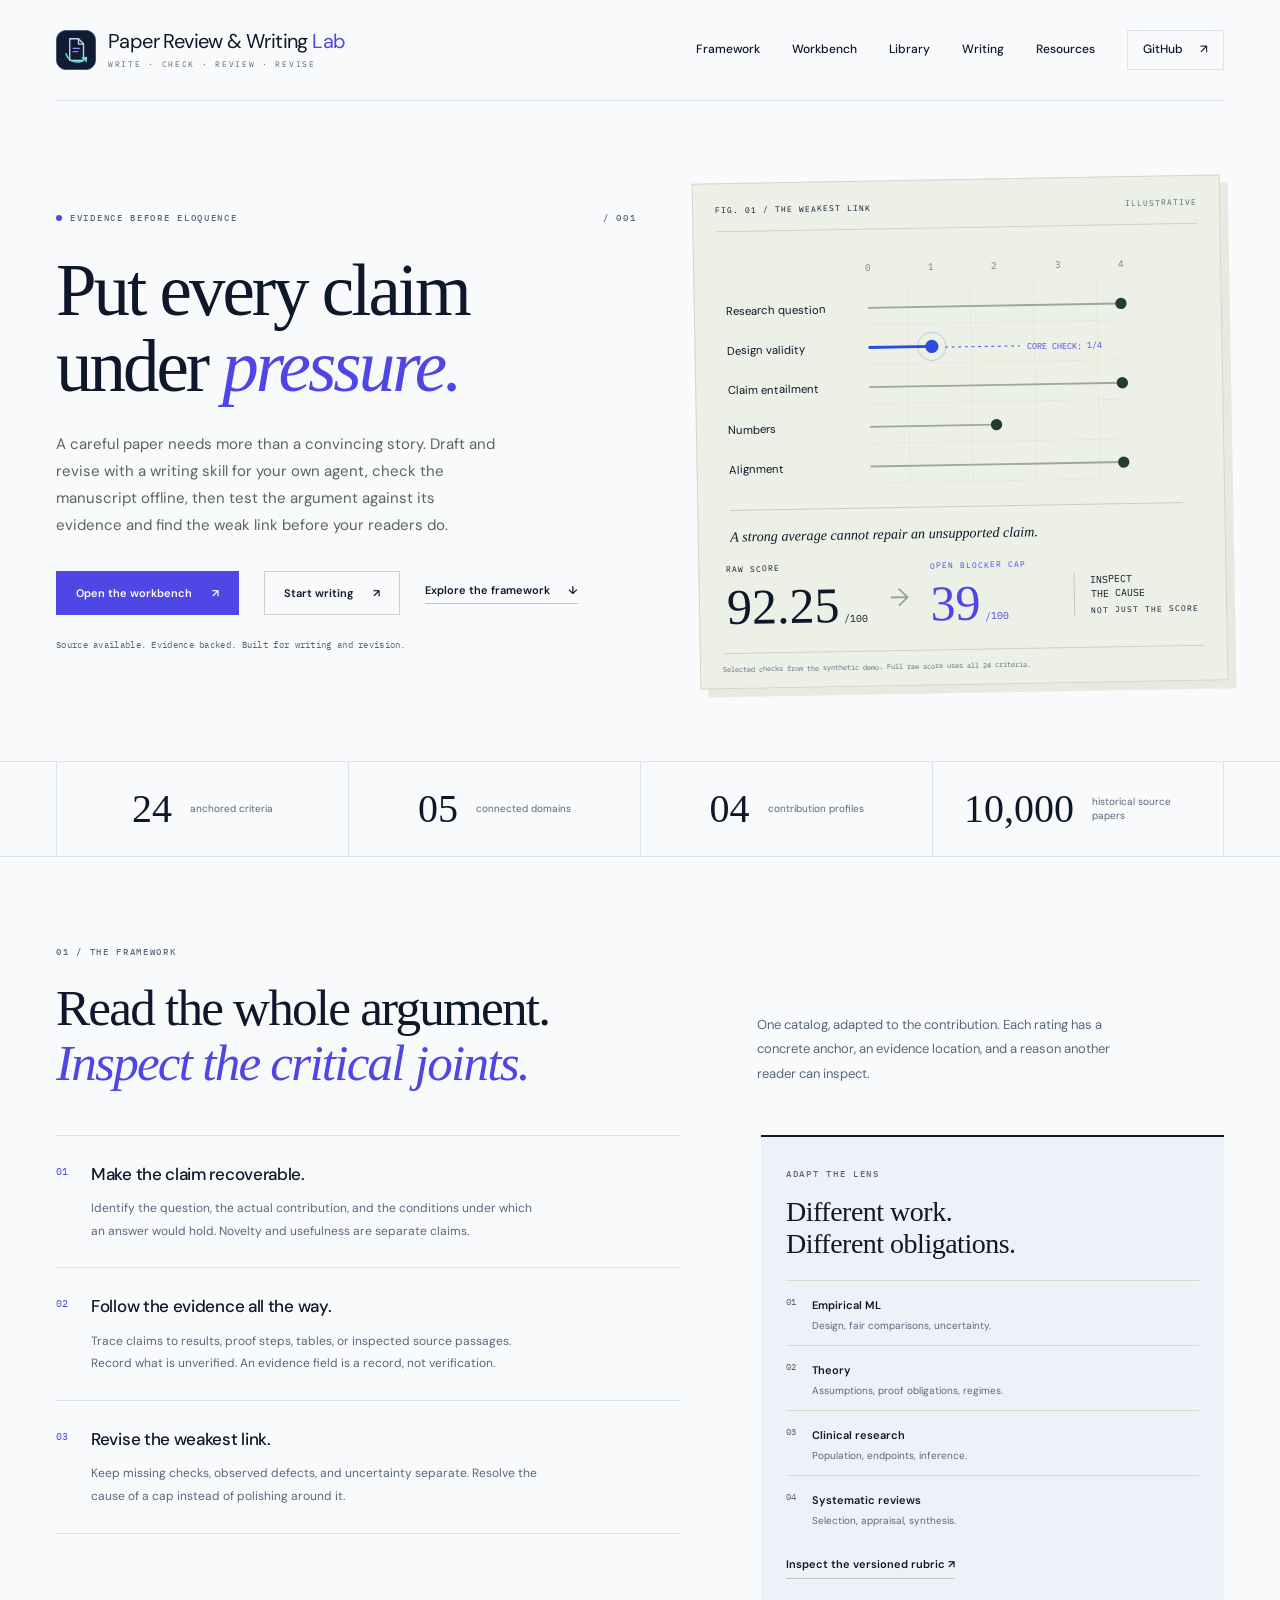
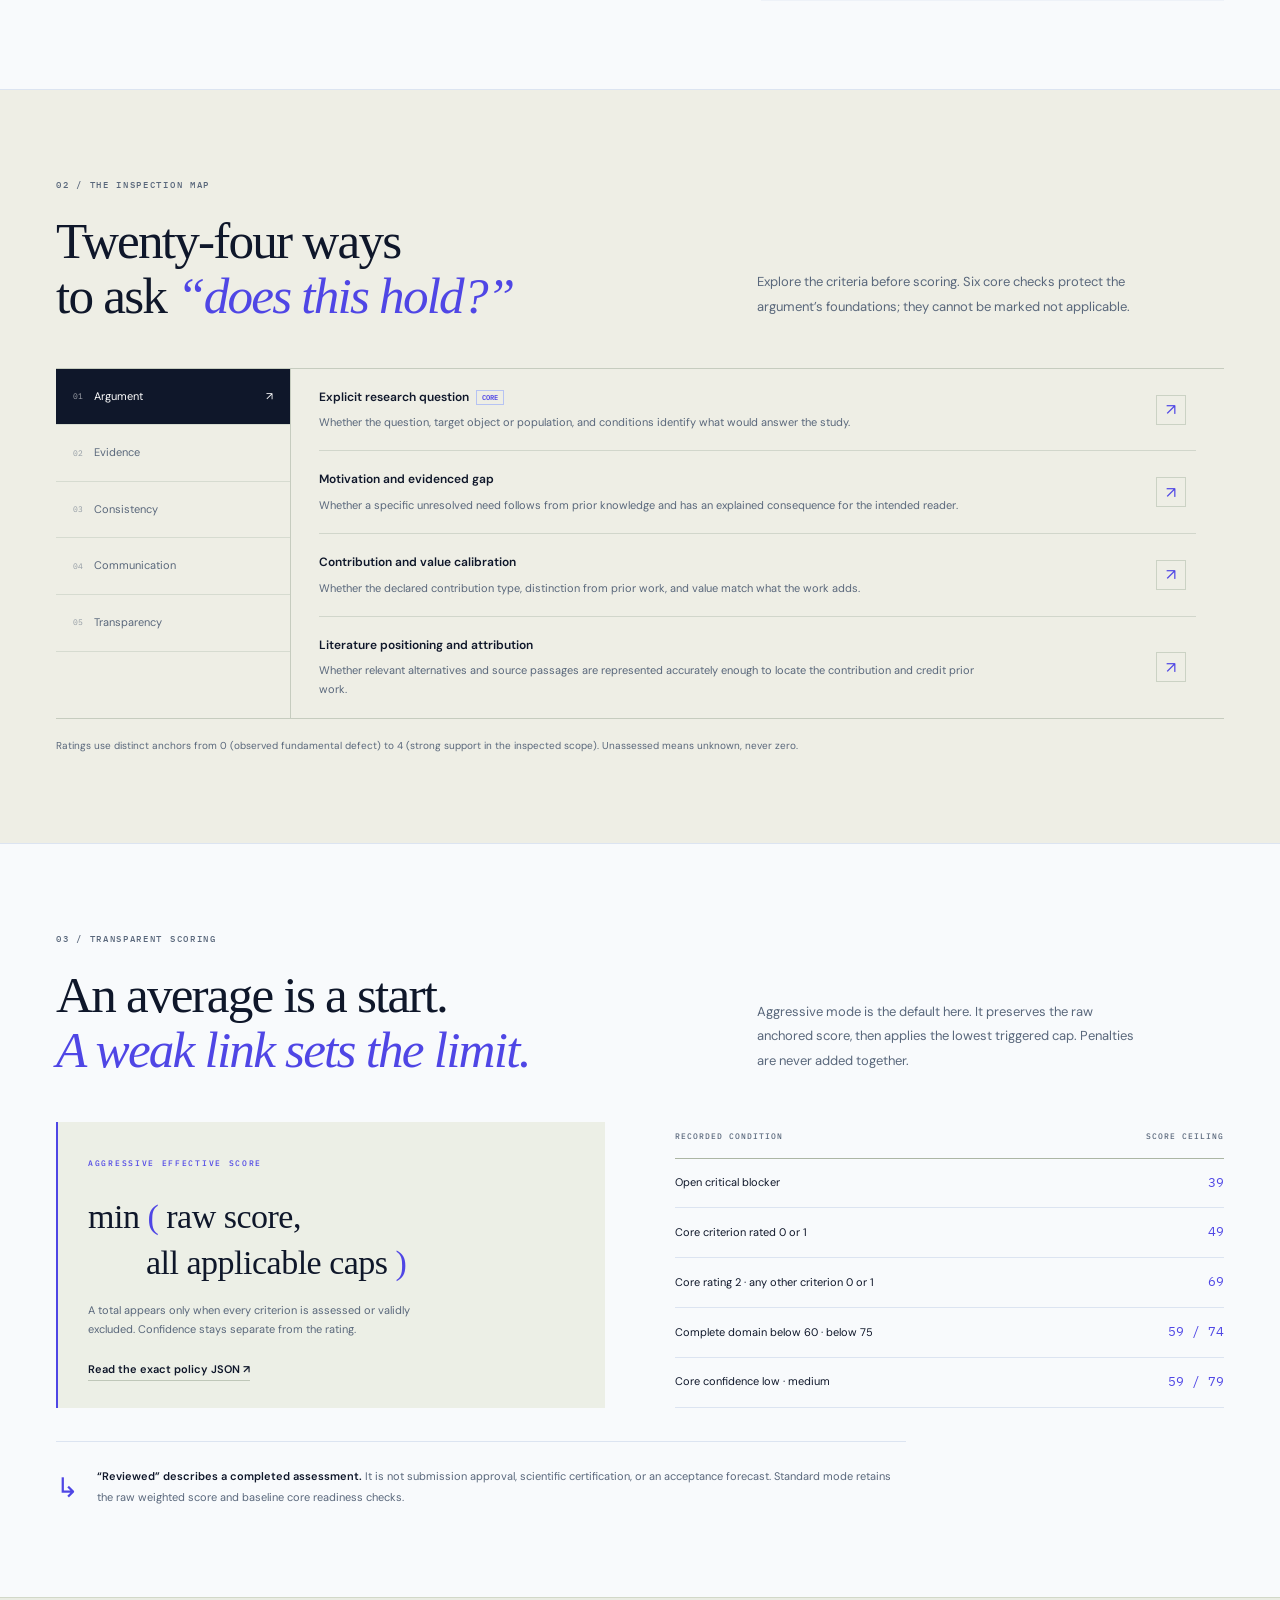
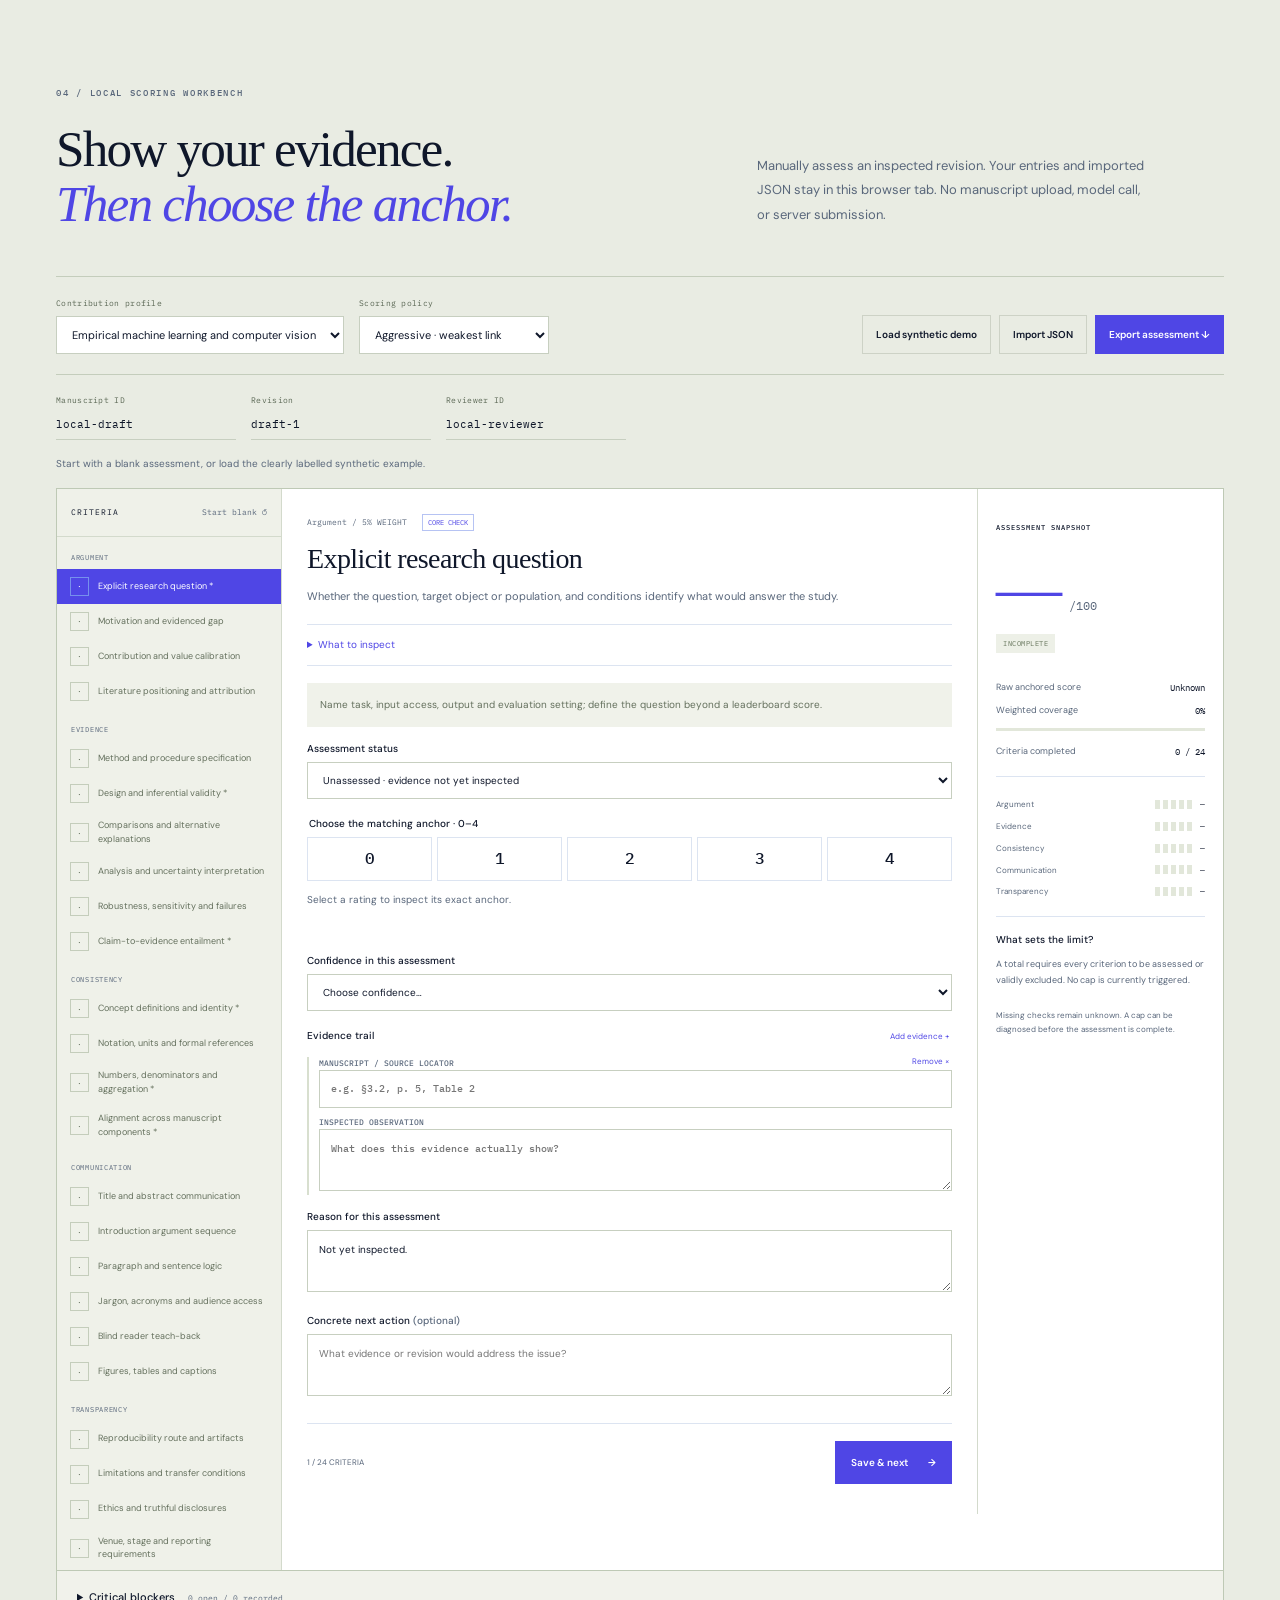
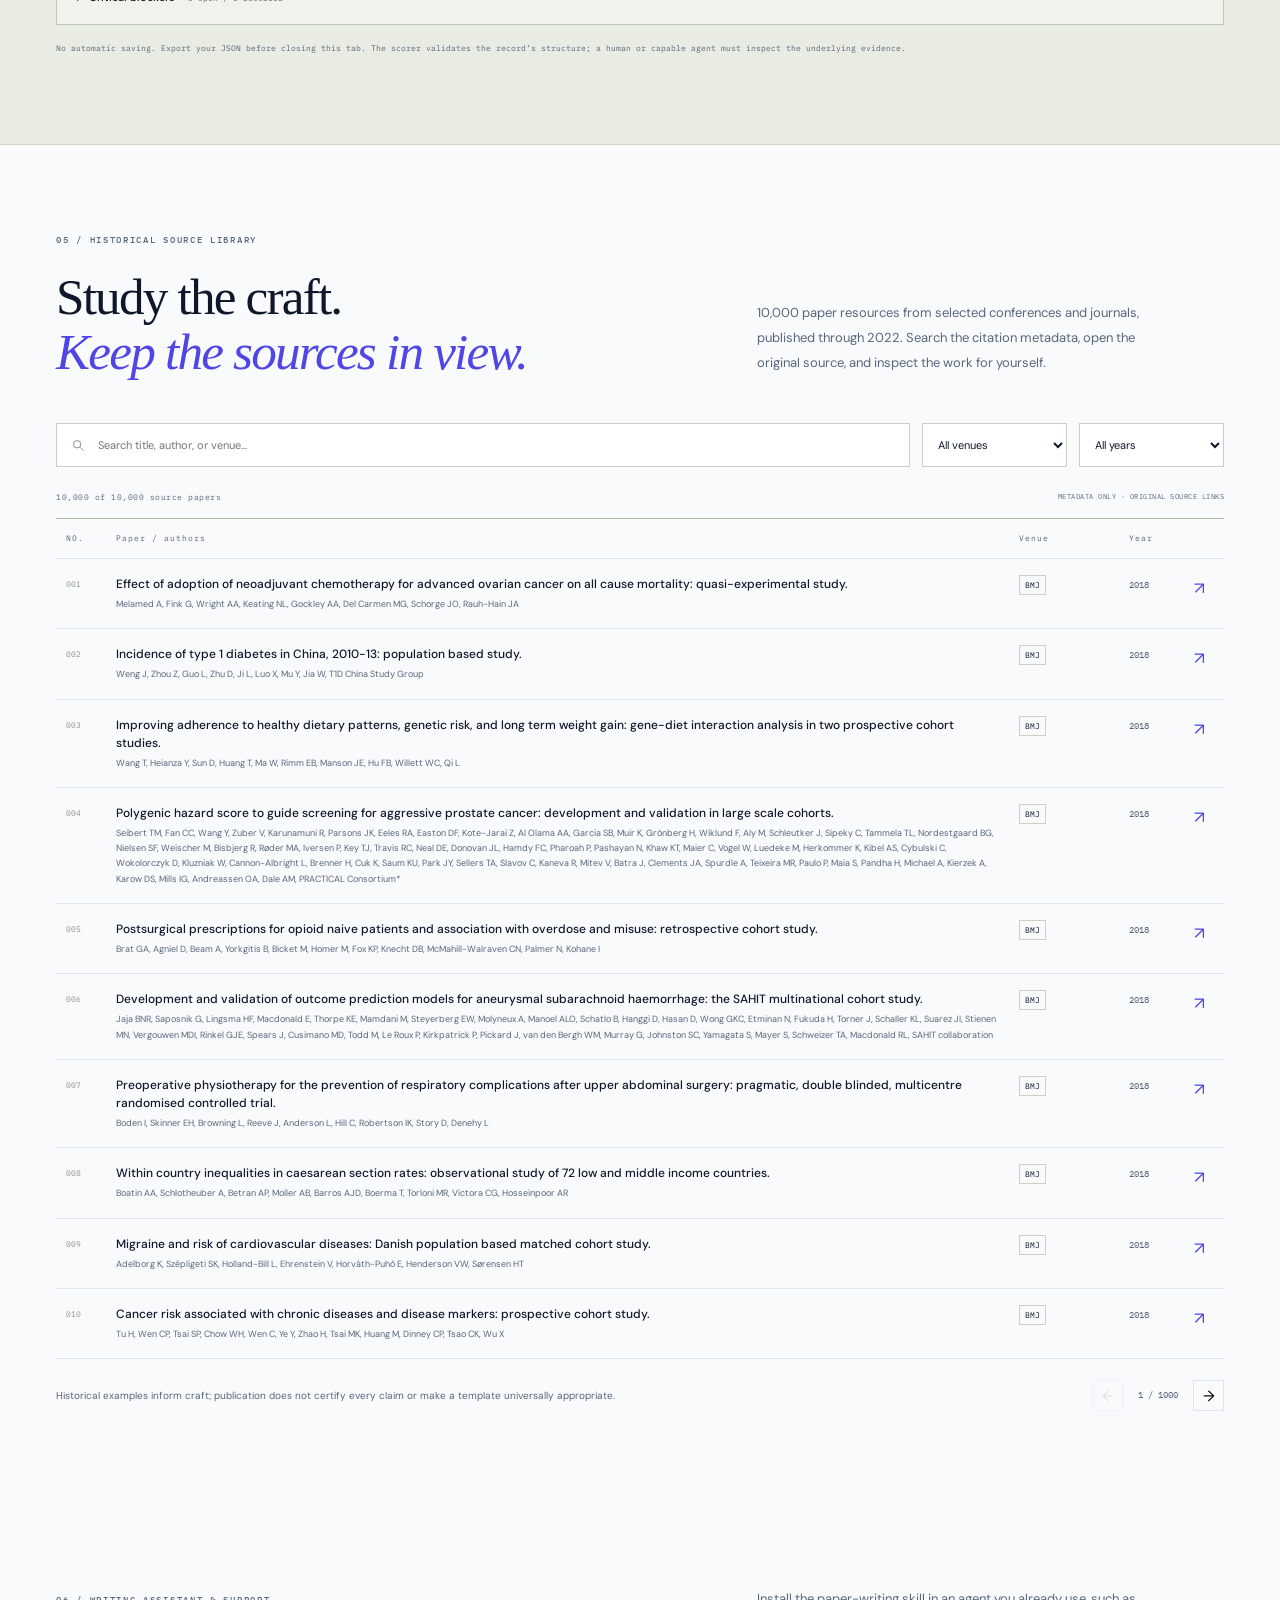
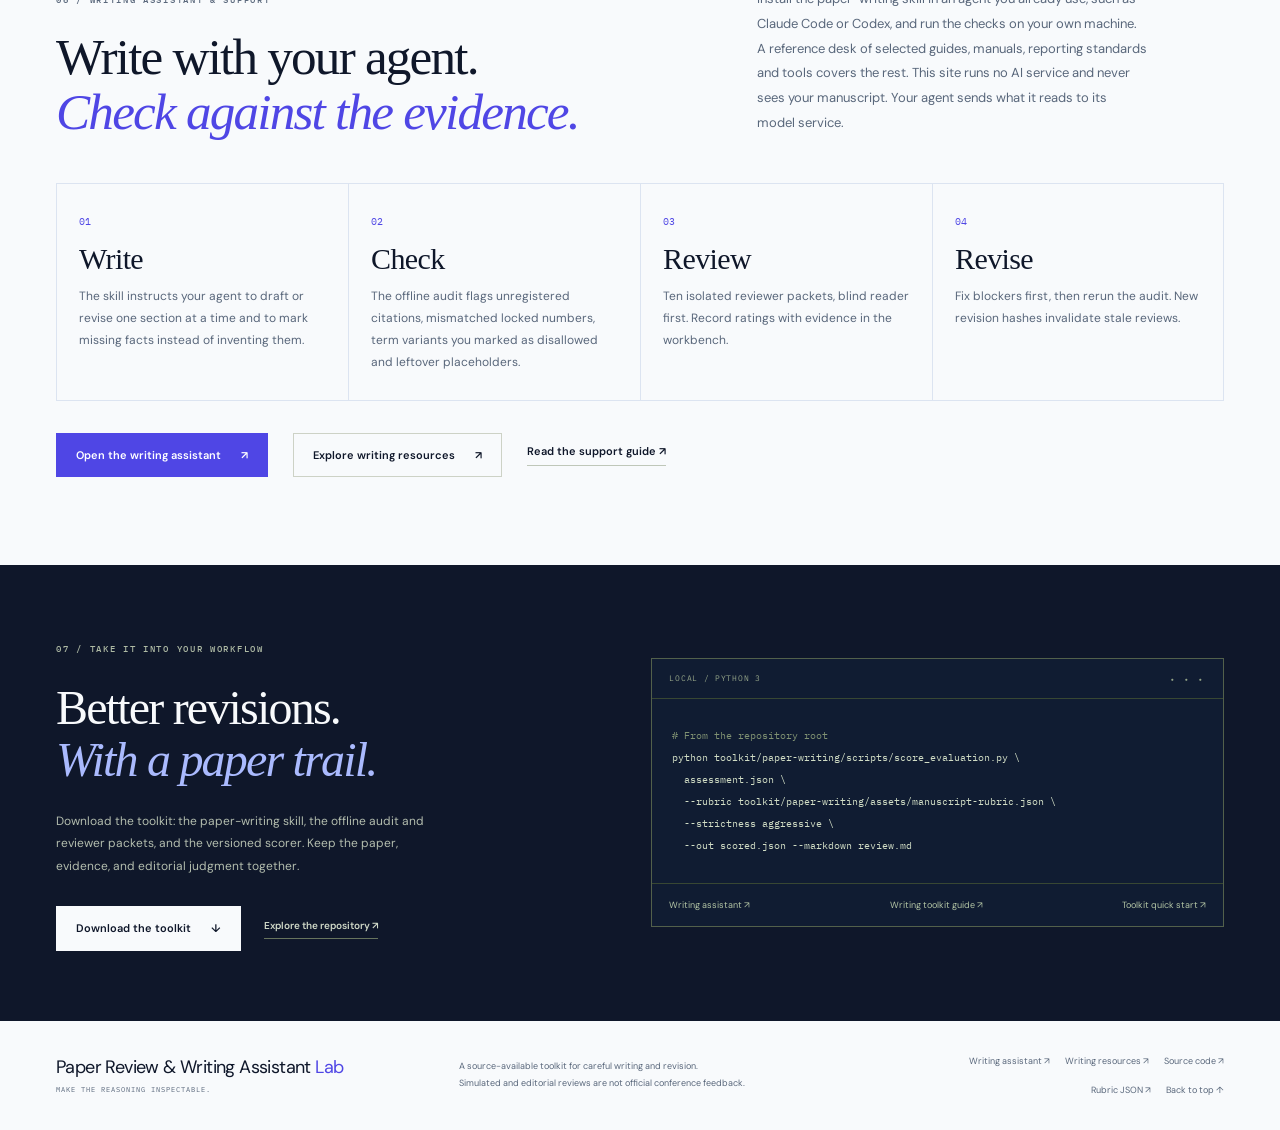
<file: docs/index.html>
<!doctype html>
<html lang="en">
<head>
  <meta charset="utf-8">
  <meta name="viewport" content="width=device-width, initial-scale=1">
  <meta name="theme-color" content="#f8fafc">
  <meta name="description" content="Write, check, review and revise manuscripts with evidence first: a paper-writing skill for your own agent, offline checks, 24 anchored review criteria and 10,000 historical paper records. No AI service runs on this site.">
  <title>Paper Review &amp; Writing Assistant Lab — Write, check, review, revise.</title>
  <link rel="icon" href="./favicon.svg" type="image/svg+xml">
  <link rel="stylesheet" href="./site.css">
  <script type="module" src="./site.js"></script>
</head>
<body>
  <a class="skip" href="#main">Skip to content</a>
  <header class="site-header wrap">
    <a class="brand" href="#" aria-label="Paper Review &amp; Writing Lab home"><img class="brand-mark" src="./favicon.svg" width="40" height="40" alt=""><span>Paper Review &amp; Writing&nbsp;<b>Lab</b><small>WRITE · CHECK · REVIEW · REVISE</small></span></a>
    <nav aria-label="Main navigation"><a href="#framework">Framework</a><a href="#workbench">Workbench</a><a href="#library">Library</a><a href="./writing.html">Writing</a><a href="./resources.html">Resources</a><a class="nav-github" href="https://github.com/Optimizer077/paper-review-lab" target="_blank" rel="noopener">GitHub <span aria-hidden="true">↗</span></a></nav>
  </header>
  <main id="main">
    <section class="hero wrap">
      <div class="hero-copy"><div class="eyebrow"><span class="status-dot"></span> EVIDENCE BEFORE ELOQUENCE <span class="edition">/ 001</span></div><h1>Put every claim<br>under <em>pressure.</em></h1><p class="hero-intro">A careful paper needs more than a convincing story. Draft and revise with a writing skill for your own agent, check the manuscript offline, then test the argument against its evidence and find the weak link before your readers do.</p><div class="hero-actions"><a class="button primary" href="#workbench">Open the workbench <span>↗</span></a><a class="button secondary" href="./writing.html">Start writing <span>↗</span></a><a class="text-link" href="#framework">Explore the framework <span>↓</span></a></div><p class="hero-note">Source available. Evidence backed. Built for writing and revision.</p></div>
      <figure class="hero-figure"><div class="figure-top"><span>FIG. 01 / THE WEAKEST LINK</span><span class="figure-live">ILLUSTRATIVE</span></div><svg class="stress-chart" viewBox="0 0 510 335" role="img" aria-labelledby="stress-title stress-desc"><title id="stress-title">Strong averages can conceal a weak claim</title><desc id="stress-desc">Selected core checks from the fictional demo have a design validity rating of 1 and a numbers rating of 2. Its full 24-criterion raw score is 92.25. An open critical blocker limits the aggressive effective score to 39.</desc><defs><pattern id="grid" width="67" height="42" patternUnits="userSpaceOnUse"><path d="M67 0H0V42" fill="none" stroke="#dedfd8" stroke-width="1"/></pattern></defs><rect x="160" y="43" width="268" height="210" fill="url(#grid)"/><g class="axis-label" text-anchor="middle"><text x="160" y="28">0</text><text x="227" y="28">1</text><text x="294" y="28">2</text><text x="361" y="28">3</text><text x="428" y="28">4</text></g><g class="chart-label"><text x="10" y="72">Research question</text><text x="10" y="114">Design validity</text><text x="10" y="156">Claim entailment</text><text x="10" y="198">Numbers</text><text x="10" y="240">Alignment</text></g><g stroke="#9da89b" stroke-width="2"><path d="M160 67H428M160 151H428M160 193H294M160 235H428"/></g><g fill="#233b32"><circle cx="428" cy="67" r="6"/><circle cx="428" cy="151" r="6"/><circle cx="294" cy="193" r="6"/><circle cx="428" cy="235" r="6"/></g><path d="M160 109H227" stroke="#294edb" stroke-width="3"/><circle cx="227" cy="109" r="7" fill="#294edb"/><circle cx="227" cy="109" r="15" fill="none" stroke="#294edb" stroke-opacity=".25"/><path d="M241 110H320" stroke="#294edb" stroke-dasharray="3 4"/><text x="328" y="114" class="weak-label">CORE CHECK: 1/4</text><path d="M10 279H490" stroke="#c8cbc1"/><text x="10" y="312" class="annotation">A strong average cannot repair an unsupported claim.</text></svg><div class="figure-scores"><div><span>RAW SCORE</span><strong>92.25<span>/100</span></strong></div><span class="score-arrow" aria-hidden="true">→</span><div class="capped-score"><span>OPEN BLOCKER CAP</span><strong>39<span>/100</span></strong></div><div class="figure-stamp">INSPECT<br>THE CAUSE<br><span>NOT JUST THE SCORE</span></div></div><figcaption>Selected checks from the synthetic demo. Full raw score uses all 24 criteria.</figcaption></figure>
    </section>
    <div class="facts-strip"><div class="wrap facts"><div><strong>24</strong><span>anchored criteria</span></div><div><strong>05</strong><span>connected domains</span></div><div><strong>04</strong><span>contribution profiles</span></div><div><strong id="corpus-total">10,000</strong><span>historical source papers</span></div></div></div>
    <section class="section wrap framework" id="framework"><div class="section-heading"><div><span class="eyebrow">01 / THE FRAMEWORK</span><h2>Read the whole argument.<br><em>Inspect the critical joints.</em></h2></div><p>One catalog, adapted to the contribution. Each rating has a concrete anchor, an evidence location, and a reason another reader can inspect.</p></div><div class="framework-body"><div class="principles"><article><span class="step">01</span><div><h3>Make the claim recoverable.</h3><p>Identify the question, the actual contribution, and the conditions under which an answer would hold. Novelty and usefulness are separate claims.</p></div></article><article><span class="step">02</span><div><h3>Follow the evidence all the way.</h3><p>Trace claims to results, proof steps, tables, or inspected source passages. Record what is unverified. An evidence field is a record, not verification.</p></div></article><article><span class="step">03</span><div><h3>Revise the weakest link.</h3><p>Keep missing checks, observed defects, and uncertainty separate. Resolve the cause of a cap instead of polishing around it.</p></div></article></div><aside class="profiles"><span class="eyebrow">ADAPT THE LENS</span><h3>Different work.<br>Different obligations.</h3><div class="profile-line"><span>01</span><div><strong>Empirical ML</strong><p>Design, fair comparisons, uncertainty.</p></div></div><div class="profile-line"><span>02</span><div><strong>Theory</strong><p>Assumptions, proof obligations, regimes.</p></div></div><div class="profile-line"><span>03</span><div><strong>Clinical research</strong><p>Population, endpoints, inference.</p></div></div><div class="profile-line"><span>04</span><div><strong>Systematic reviews</strong><p>Selection, appraisal, synthesis.</p></div></div><a class="text-link" href="https://github.com/Optimizer077/paper-review-lab/blob/main/toolkit/paper-writing/assets/manuscript-rubric.json" target="_blank" rel="noopener">Inspect the versioned rubric ↗</a></aside></div></section>
    <section class="rubric-section section" id="rubric"><div class="wrap"><div class="section-heading"><div><span class="eyebrow">02 / THE INSPECTION MAP</span><h2>Twenty-four ways<br>to ask <em>“does this hold?”</em></h2></div><p>Explore the criteria before scoring. Six core checks protect the argument’s foundations; they cannot be marked not applicable.</p></div><div class="rubric-browser"><div id="domain-tabs" class="domain-tabs" role="tablist" aria-label="Rubric domains"></div><div id="rubric-criteria" class="rubric-criteria"><p>Loading the versioned rubric…</p></div></div><p class="small muted">Ratings use distinct anchors from 0 (observed fundamental defect) to 4 (strong support in the inspected scope). Unassessed means unknown, never zero.</p></div></section>
    <section class="section wrap rules" id="scoring"><div class="section-heading"><div><span class="eyebrow">03 / TRANSPARENT SCORING</span><h2>An average is a start.<br><em>A weak link sets the limit.</em></h2></div><p>Aggressive mode is the default here. It preserves the raw anchored score, then applies the lowest triggered cap. Penalties are never added together.</p></div><div class="rules-layout"><div class="formula"><span class="eyebrow">AGGRESSIVE EFFECTIVE SCORE</span><div class="formula-text">min <span>(</span> raw score,<br><span class="formula-indent">all applicable caps </span><span>)</span></div><p>A total appears only when every criterion is assessed or validly excluded. Confidence stays separate from the rating.</p><a class="text-link" href="./data/scoring-policies.json" target="_blank" rel="noopener">Read the exact policy JSON ↗</a></div><table class="rules-table"><caption class="sr-only">Aggressive scoring caps</caption><thead><tr><th>Recorded condition</th><th>Score ceiling</th></tr></thead><tbody><tr><td>Open critical blocker</td><td>39</td></tr><tr><td>Core criterion rated 0 or 1</td><td>49</td></tr><tr><td>Core rating 2 · any other criterion 0 or 1</td><td>69</td></tr><tr><td>Complete domain below 60 · below 75</td><td>59 / 74</td></tr><tr><td>Core confidence low · medium</td><td>59 / 79</td></tr></tbody></table></div><div class="interpretation"><span aria-hidden="true">↳</span><p><strong>“Reviewed” describes a completed assessment.</strong> It is not submission approval, scientific certification, or an acceptance forecast. Standard mode retains the raw weighted score and baseline core readiness checks.</p></div></section>
    <section class="workbench-section section" id="workbench"><div class="wrap"><div class="section-heading"><div><span class="eyebrow">04 / LOCAL SCORING WORKBENCH</span><h2>Show your evidence.<br><em>Then choose the anchor.</em></h2></div><p>Manually assess an inspected revision. Your entries and imported JSON stay in this browser tab. No manuscript upload, model call, or server submission.</p></div><noscript><p class="notice">Enable JavaScript to use the local workbench, or download the toolkit and run the Python scorer.</p></noscript><div id="load-error" class="notice error" hidden></div><div class="workbench-toolbar"><div class="field"><label for="profile">Contribution profile</label><select id="profile"><option>Loading…</option></select></div><div class="field"><label for="mode">Scoring policy</label><select id="mode"><option value="aggressive">Aggressive · weakest link</option><option value="standard">Standard · anchored average</option></select></div><div class="toolbar-buttons"><button id="load-demo" class="button secondary" type="button">Load synthetic demo</button><label class="button secondary import-label" for="import-json">Import JSON<input id="import-json" type="file" accept="application/json,.json"></label><button id="export-json" class="button primary" type="button">Export assessment ↓</button></div></div><div class="assessment-meta"><label>Manuscript ID<input id="subject-id" value="local-draft" spellcheck="false" autocomplete="off"></label><label>Revision<input id="revision" value="draft-1" autocomplete="off"></label><label>Reviewer ID<input id="reviewer-id" value="local-reviewer" spellcheck="false" autocomplete="off"></label><span id="demo-label" class="demo-label" hidden>SYNTHETIC DEMO · NOT A REAL PAPER</span></div><p id="workbench-message" class="workbench-message" role="status" aria-live="polite">Start with a blank assessment, or load the clearly labelled synthetic example.</p><div class="workbench-grid"><aside class="criterion-sidebar"><div class="sidebar-heading"><span>CRITERIA</span><button id="reset" type="button">Start blank ↺</button></div><div id="criterion-nav"></div></aside><div class="criterion-editor" id="criterion-editor"><p>Loading assessment controls…</p></div><aside class="score-panel" aria-label="Assessment result"><span class="eyebrow">ASSESSMENT SNAPSHOT</span><div class="effective-number"><strong id="effective-score">—</strong><span>/100</span></div><span id="readiness" class="readiness">INCOMPLETE</span><div class="score-detail"><span>Raw anchored score</span><b id="raw-score">Unknown</b></div><div class="score-detail"><span>Weighted coverage</span><b id="coverage">0%</b></div><div class="coverage-track"><span id="coverage-bar"></span></div><div class="score-detail"><span>Criteria completed</span><b id="completed">0 / 24</b></div><div id="domain-scores" class="domain-score-list"></div><div class="cap-diagnostics"><h4>What sets the limit?</h4><div id="cap-list"><p>Complete the evidence-backed assessment to obtain a total.</p></div></div><p class="score-footnote">Missing checks remain unknown. A cap can be diagnosed before the assessment is complete.</p></aside></div><details class="blockers-details"><summary>Critical blockers <span id="blocker-count">0 recorded</span></summary><p class="small muted">Record a concrete defect that defeats the central claim. A blocker is separate from an ordinary low rating. Every blocker needs its own evidence.</p><div id="blocker-list"></div><form id="blocker-form" class="blocker-form"><label>Related criterion<select id="blocker-criterion"></select></label><label>Blocker description<input name="description" required placeholder="What prevents the central inference?"></label><label>Evidence locator<input name="locator" required placeholder="e.g. §3.2, Table 2"></label><label>Observed evidence<input name="observation" required placeholder="What did you inspect?"></label><button type="submit" class="button secondary">Record open blocker +</button></form></details><p class="privacy-note">No automatic saving. Export your JSON before closing this tab. The scorer validates the record’s structure; a human or capable agent must inspect the underlying evidence.</p></div></section>
    <section class="section wrap library" id="library"><div class="section-heading"><div><span class="eyebrow">05 / HISTORICAL SOURCE LIBRARY</span><h2>Study the craft.<br><em>Keep the sources in view.</em></h2></div><p>10,000 paper resources from selected conferences and journals, published through 2022. Search the citation metadata, open the original source, and inspect the work for yourself.</p></div><div class="library-controls"><label class="search-field"><span class="sr-only">Search papers by title, author or venue</span><svg viewBox="0 0 24 24" aria-hidden="true"><circle cx="10" cy="10" r="6"/><path d="m15 15 5 5"/></svg><input id="paper-search" type="search" placeholder="Search title, author, or venue…"></label><label><span class="sr-only">Filter by venue</span><select id="venue-filter"><option value="">All venues</option></select></label><label><span class="sr-only">Filter by year</span><select id="year-filter"><option value="">All years</option></select></label></div><div class="library-topline"><span id="source-count" aria-live="polite">Loading source metadata…</span><span>METADATA ONLY · ORIGINAL SOURCE LINKS</span></div><div class="source-table-wrap"><table class="source-table"><thead><tr><th class="source-number">NO.</th><th>Paper / authors</th><th>Venue</th><th>Year</th><th><span class="sr-only">Source</span></th></tr></thead><tbody id="source-rows"></tbody></table></div><div class="library-pagination"><p class="small muted">Historical examples inform craft; publication does not certify every claim or make a template universally appropriate.</p><div><button id="prev-page" class="page-button" type="button" aria-label="Previous source page">←</button><span id="page-status">1 / 1</span><button id="next-page" class="page-button" type="button" aria-label="Next source page">→</button></div></div></section>
    <section class="section wrap" id="support"><div class="section-heading"><div><span class="eyebrow">06 / WRITING ASSISTANT &amp; SUPPORT</span><h2>Write with your agent.<br><em>Check against the evidence.</em></h2></div><p>Install the paper-writing skill in an agent you already use, such as Claude Code or Codex, and run the checks on your own machine. A reference desk of selected guides, manuals, reporting standards and tools covers the rest. This site runs no AI service and never sees your manuscript. Your agent sends what it reads to its model service.</p></div><ol class="writing-loop"><li><span class="step">01</span><h3>Write</h3><p>The skill instructs your agent to draft or revise one section at a time and to mark missing facts instead of inventing them.</p></li><li><span class="step">02</span><h3>Check</h3><p>The offline audit flags unregistered citations, mismatched locked numbers, term variants you marked as disallowed and leftover placeholders.</p></li><li><span class="step">03</span><h3>Review</h3><p>Ten isolated reviewer packets, blind reader first. Record ratings with evidence in the workbench.</p></li><li><span class="step">04</span><h3>Revise</h3><p>Fix blockers first, then rerun the audit. New revision hashes invalidate stale reviews.</p></li></ol><div class="hero-actions"><a class="button primary" href="./writing.html">Open the writing assistant <span>↗</span></a><a class="button secondary" href="./resources.html">Explore writing resources <span>↗</span></a><a class="text-link" href="https://github.com/Optimizer077/paper-review-lab/blob/main/toolkit/paper-writing/references/writing-support-guide.md">Read the support guide ↗</a></div></section>
    <section class="get-started" id="download"><div class="wrap download-layout"><div><span class="eyebrow">07 / TAKE IT INTO YOUR WORKFLOW</span><h2>Better revisions.<br><em>With a paper trail.</em></h2><p>Download the toolkit: the paper-writing skill, the offline audit and reviewer packets, and the versioned scorer. Keep the paper, evidence, and editorial judgment together.</p><div class="download-actions"><a class="button light" href="./downloads/paper-review-lab.zip" download>Download the toolkit <span>↓</span></a><a class="text-link" href="https://github.com/Optimizer077/paper-review-lab" target="_blank" rel="noopener">Explore the repository ↗</a></div></div><div class="terminal"><div class="terminal-head"><span>LOCAL / PYTHON 3</span><span aria-hidden="true">● ● ●</span></div><pre><code><span class="code-comment"># From the repository root</span>
python toolkit/paper-writing/scripts/score_evaluation.py \
  assessment.json \
  --rubric toolkit/paper-writing/assets/manuscript-rubric.json \
  --strictness aggressive \
  --out scored.json --markdown review.md</code></pre><div class="terminal-bottom"><a href="./writing.html">Writing assistant ↗</a><a href="https://github.com/Optimizer077/paper-review-lab/blob/main/toolkit/paper-writing/SKILL.md" target="_blank" rel="noopener">Writing toolkit guide ↗</a><a href="https://github.com/Optimizer077/paper-review-lab#readme" target="_blank" rel="noopener">Toolkit quick start ↗</a></div></div></div></section>
  </main>
  <footer class="site-footer wrap"><a class="brand footer-brand" href="#">Paper Review &amp; Writing Assistant <b>Lab</b><small>MAKE THE REASONING INSPECTABLE.</small></a><p>A source-available toolkit for careful writing and revision.<br>Simulated and editorial reviews are not official conference feedback.</p><div><a href="./writing.html">Writing assistant ↗</a><a href="./resources.html">Writing resources ↗</a><a href="https://github.com/Optimizer077/paper-review-lab" target="_blank" rel="noopener">Source code ↗</a><a href="./data/manuscript-rubric.json" target="_blank" rel="noopener">Rubric JSON ↗</a><a href="#main">Back to top ↑</a></div></footer>
</body>
</html>
</file>
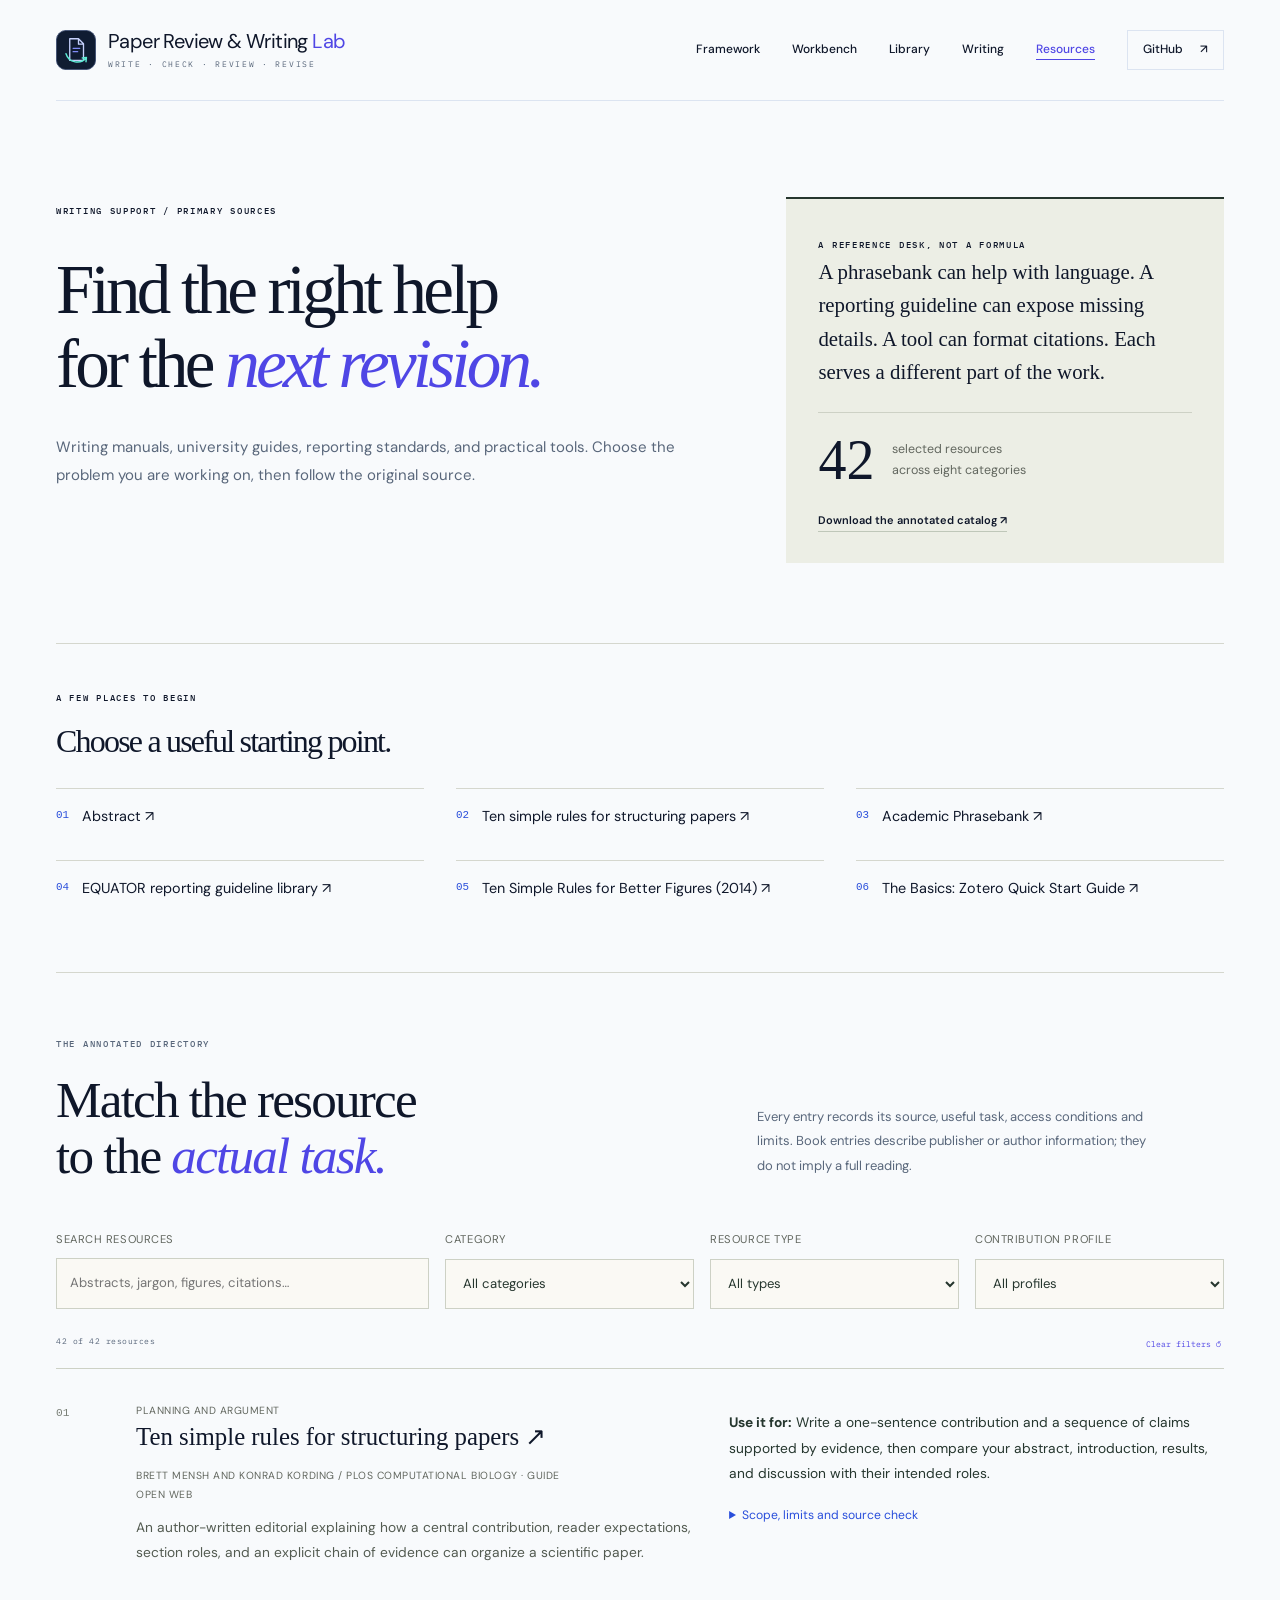
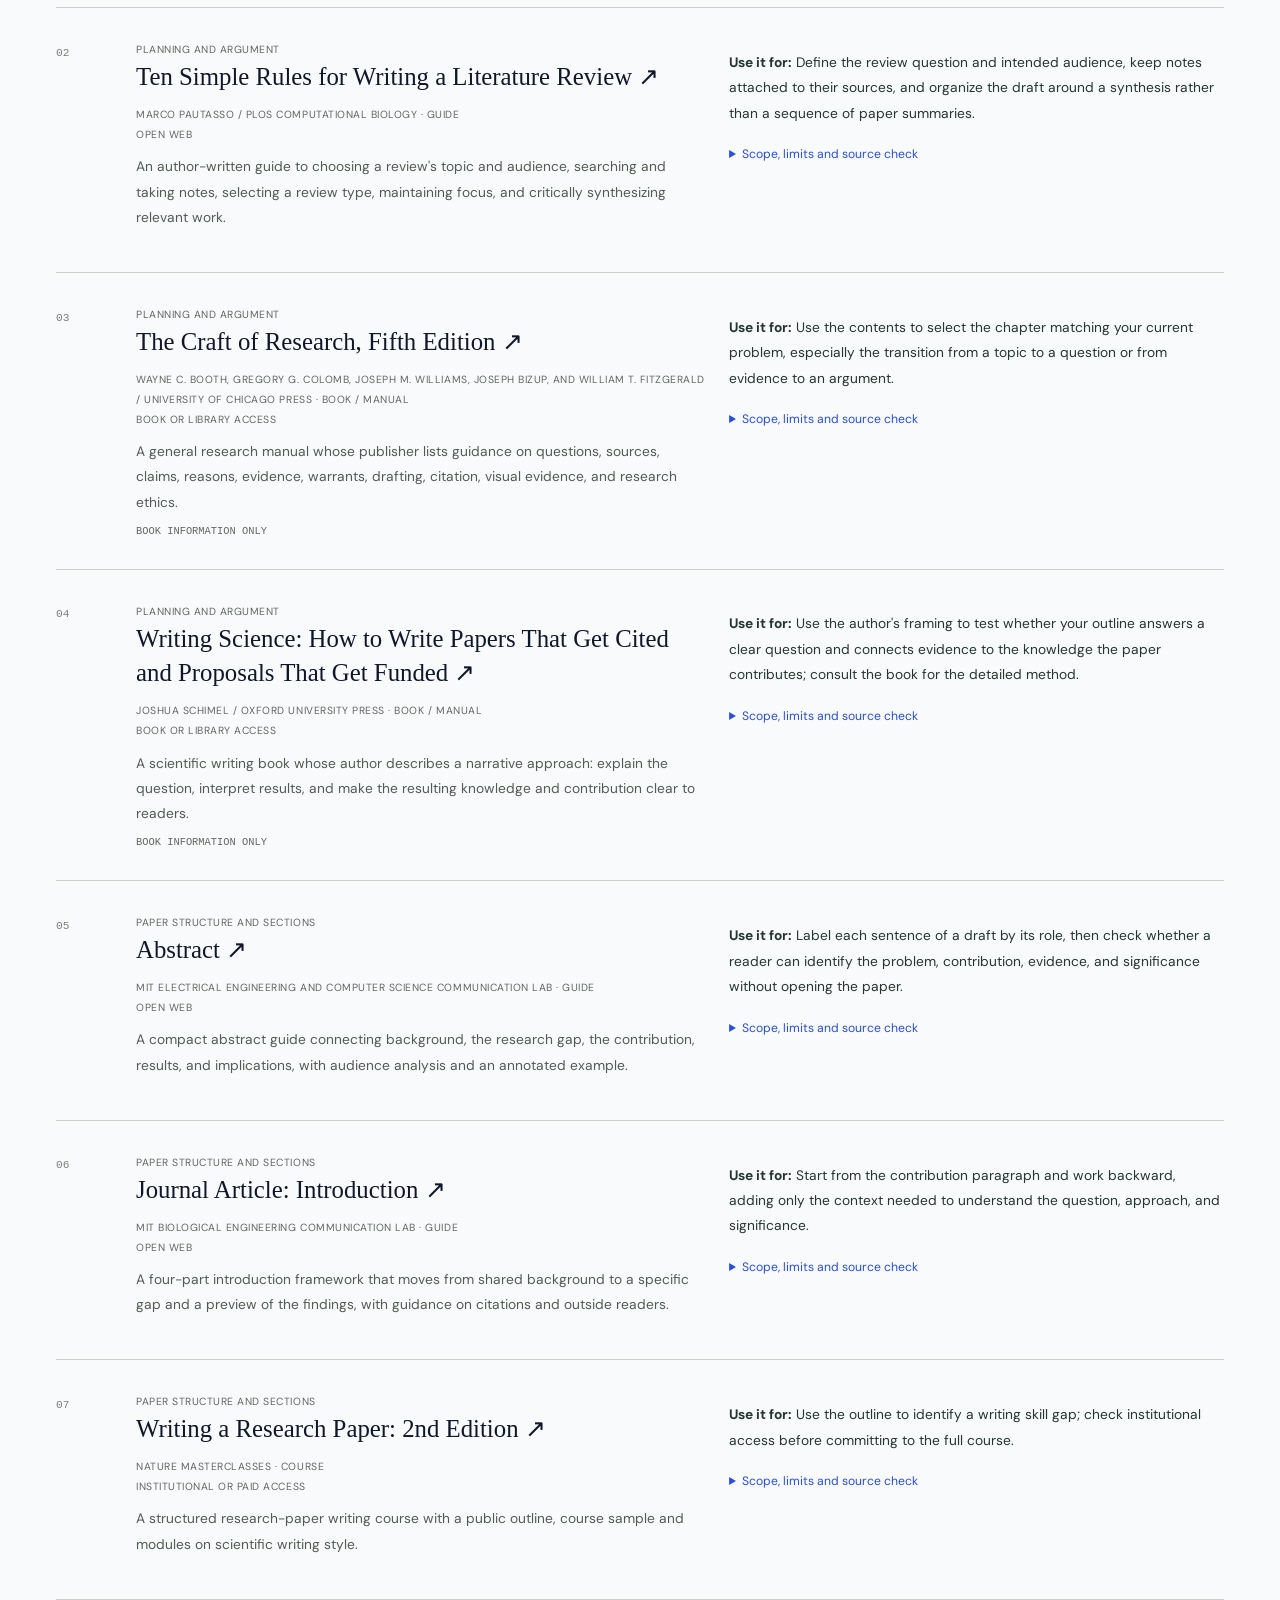
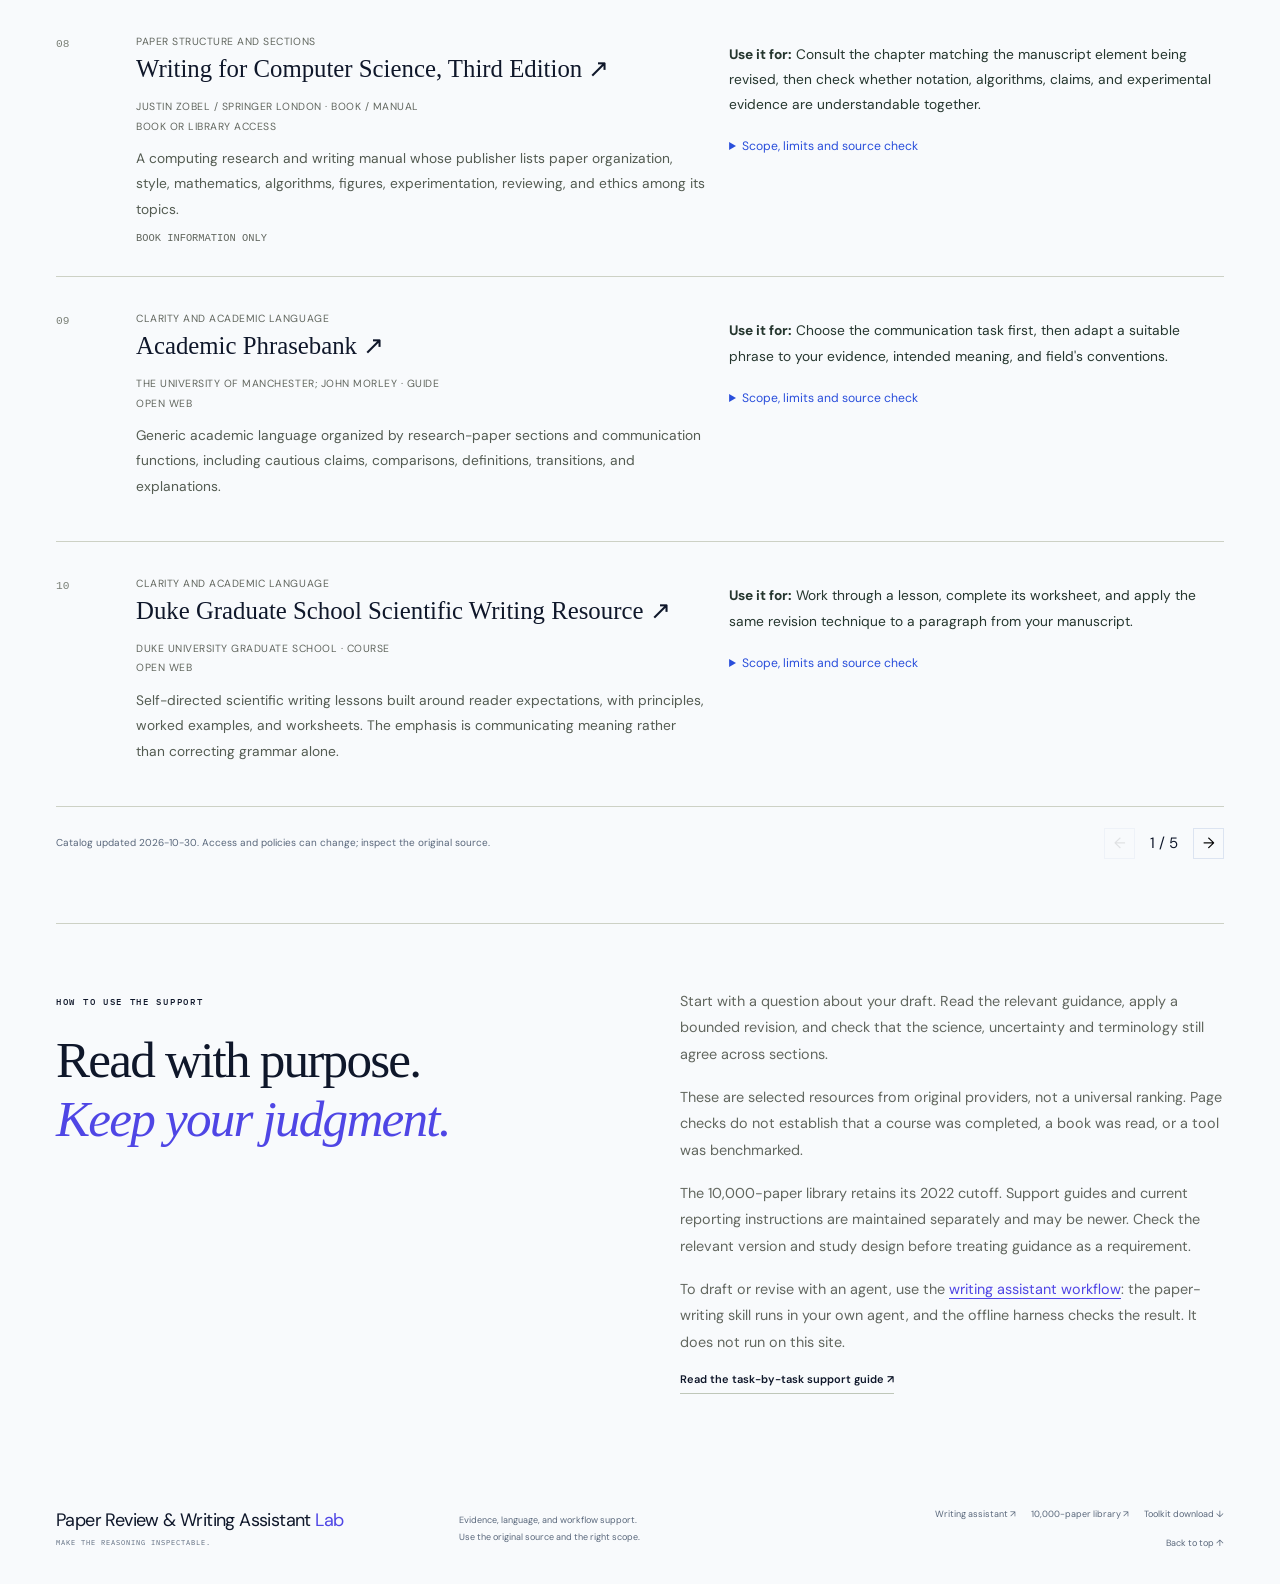
<file: docs/resources.html>
<!doctype html>
<html lang="en">
<head>
  <meta charset="utf-8">
  <meta name="viewport" content="width=device-width, initial-scale=1">
  <meta name="theme-color" content="#f8fafc">
  <meta name="description" content="Primary-source guides, writing manuals, reporting standards and tools for research papers. Find the right support for the next revision.">
  <title>Writing support — Paper Review &amp; Writing Lab</title>
  <link rel="icon" href="./favicon.svg" type="image/svg+xml">
  <link rel="stylesheet" href="./site.css">
  <link rel="stylesheet" href="./resources.css">
  <script type="module" src="./resources.js"></script>
</head>
<body>
  <a class="skip" href="#main">Skip to content</a>
  <header class="site-header wrap">
    <a class="brand" href="./index.html" aria-label="Paper Review &amp; Writing Lab home"><img class="brand-mark" src="./favicon.svg" width="40" height="40" alt=""><span>Paper Review &amp; Writing&nbsp;<b>Lab</b><small>WRITE · CHECK · REVIEW · REVISE</small></span></a>
    <nav aria-label="Main navigation"><a href="./index.html#framework">Framework</a><a href="./index.html#workbench">Workbench</a><a href="./index.html#library">Library</a><a href="./writing.html">Writing</a><a href="./resources.html" aria-current="page">Resources</a><a class="nav-github" href="https://github.com/Optimizer077/paper-review-lab" target="_blank" rel="noopener">GitHub <span aria-hidden="true">↗</span></a></nav>
  </header>
  <main id="main">
    <section class="wrap support-hero">
      <div><span class="eyebrow">WRITING SUPPORT / PRIMARY SOURCES</span><h1>Find the right help<br>for the <em>next revision.</em></h1><p class="support-intro">Writing manuals, university guides, reporting standards, and practical tools. Choose the problem you are working on, then follow the original source.</p></div>
      <aside class="support-note"><span class="eyebrow">A REFERENCE DESK, NOT A FORMULA</span><p>A phrasebank can help with language. A reporting guideline can expose missing details. A tool can format citations. Each serves a different part of the work.</p><div class="support-count"><strong id="resource-total">—</strong><span>selected resources<br>across eight categories</span></div><a class="text-link" href="./data/writing-resources.json">Download the annotated catalog ↗</a></aside>
    </section>
    <section class="wrap support-starters" aria-labelledby="starter-heading"><span class="eyebrow">A FEW PLACES TO BEGIN</span><h2 id="starter-heading">Choose a useful starting point.</h2><div id="starter-links" class="starter-links"><p>Loading starting points…</p></div></section>
    <section class="wrap support-directory" id="directory" aria-labelledby="directory-heading">
      <div class="section-heading"><div><span class="eyebrow">THE ANNOTATED DIRECTORY</span><h2 id="directory-heading">Match the resource<br>to the <em>actual task.</em></h2></div><p>Every entry records its source, useful task, access conditions and limits. Book entries describe publisher or author information; they do not imply a full reading.</p></div>
      <div class="support-controls"><label class="support-search">Search resources<input id="resource-search" type="search" placeholder="Abstracts, jargon, figures, citations…" autocomplete="off"></label><label>Category<select id="resource-category"><option value="">All categories</option></select></label><label>Resource type<select id="resource-type"><option value="">All types</option></select></label><label>Contribution profile<select id="resource-profile"><option value="">All profiles</option><option value="empirical-ml">Empirical ML</option><option value="theory">Theory</option><option value="clinical">Clinical</option><option value="systematic-review">Systematic review</option></select></label></div>
      <div class="library-topline"><span id="resource-count" aria-live="polite">Loading verified source records…</span><button id="clear-resources" type="button" class="tiny-button">Clear filters ↺</button></div>
      <p id="resource-error" class="resource-error" role="alert" hidden></p>
      <div id="resource-rows" class="resource-rows"></div>
      <div class="library-pagination"><p class="small muted" id="checked-date"></p><div><button id="resource-prev" type="button" class="page-button" aria-label="Previous resource page">←</button><span id="resource-page">1 / 1</span><button id="resource-next" type="button" class="page-button" aria-label="Next resource page">→</button></div></div>
    </section>
    <section class="wrap support-method"><div><span class="eyebrow">HOW TO USE THE SUPPORT</span><h2>Read with purpose.<br><em>Keep your judgment.</em></h2></div><div><p>Start with a question about your draft. Read the relevant guidance, apply a bounded revision, and check that the science, uncertainty and terminology still agree across sections.</p><p>These are selected resources from original providers, not a universal ranking. Page checks do not establish that a course was completed, a book was read, or a tool was benchmarked.</p><p>The 10,000-paper library retains its 2022 cutoff. Support guides and current reporting instructions are maintained separately and may be newer. Check the relevant version and study design before treating guidance as a requirement.</p><p>To draft or revise with an agent, use the <a class="inline-link" href="./writing.html">writing assistant workflow</a>: the paper-writing skill runs in your own agent, and the offline harness checks the result. It does not run on this site.</p><a class="text-link" href="https://github.com/Optimizer077/paper-review-lab/blob/main/toolkit/paper-writing/references/writing-support-guide.md">Read the task-by-task support guide ↗</a></div></section>
  </main>
  <footer class="site-footer wrap"><a class="brand footer-brand" href="./index.html">Paper Review &amp; Writing Assistant <b>Lab</b><small>MAKE THE REASONING INSPECTABLE.</small></a><p>Evidence, language, and workflow support.<br>Use the original source and the right scope.</p><div><a href="./writing.html">Writing assistant ↗</a><a href="./index.html#library">10,000-paper library ↗</a><a href="./downloads/paper-review-lab.zip" download>Toolkit download ↓</a><a href="#main">Back to top ↑</a></div></footer>
</body>
</html>
</file>
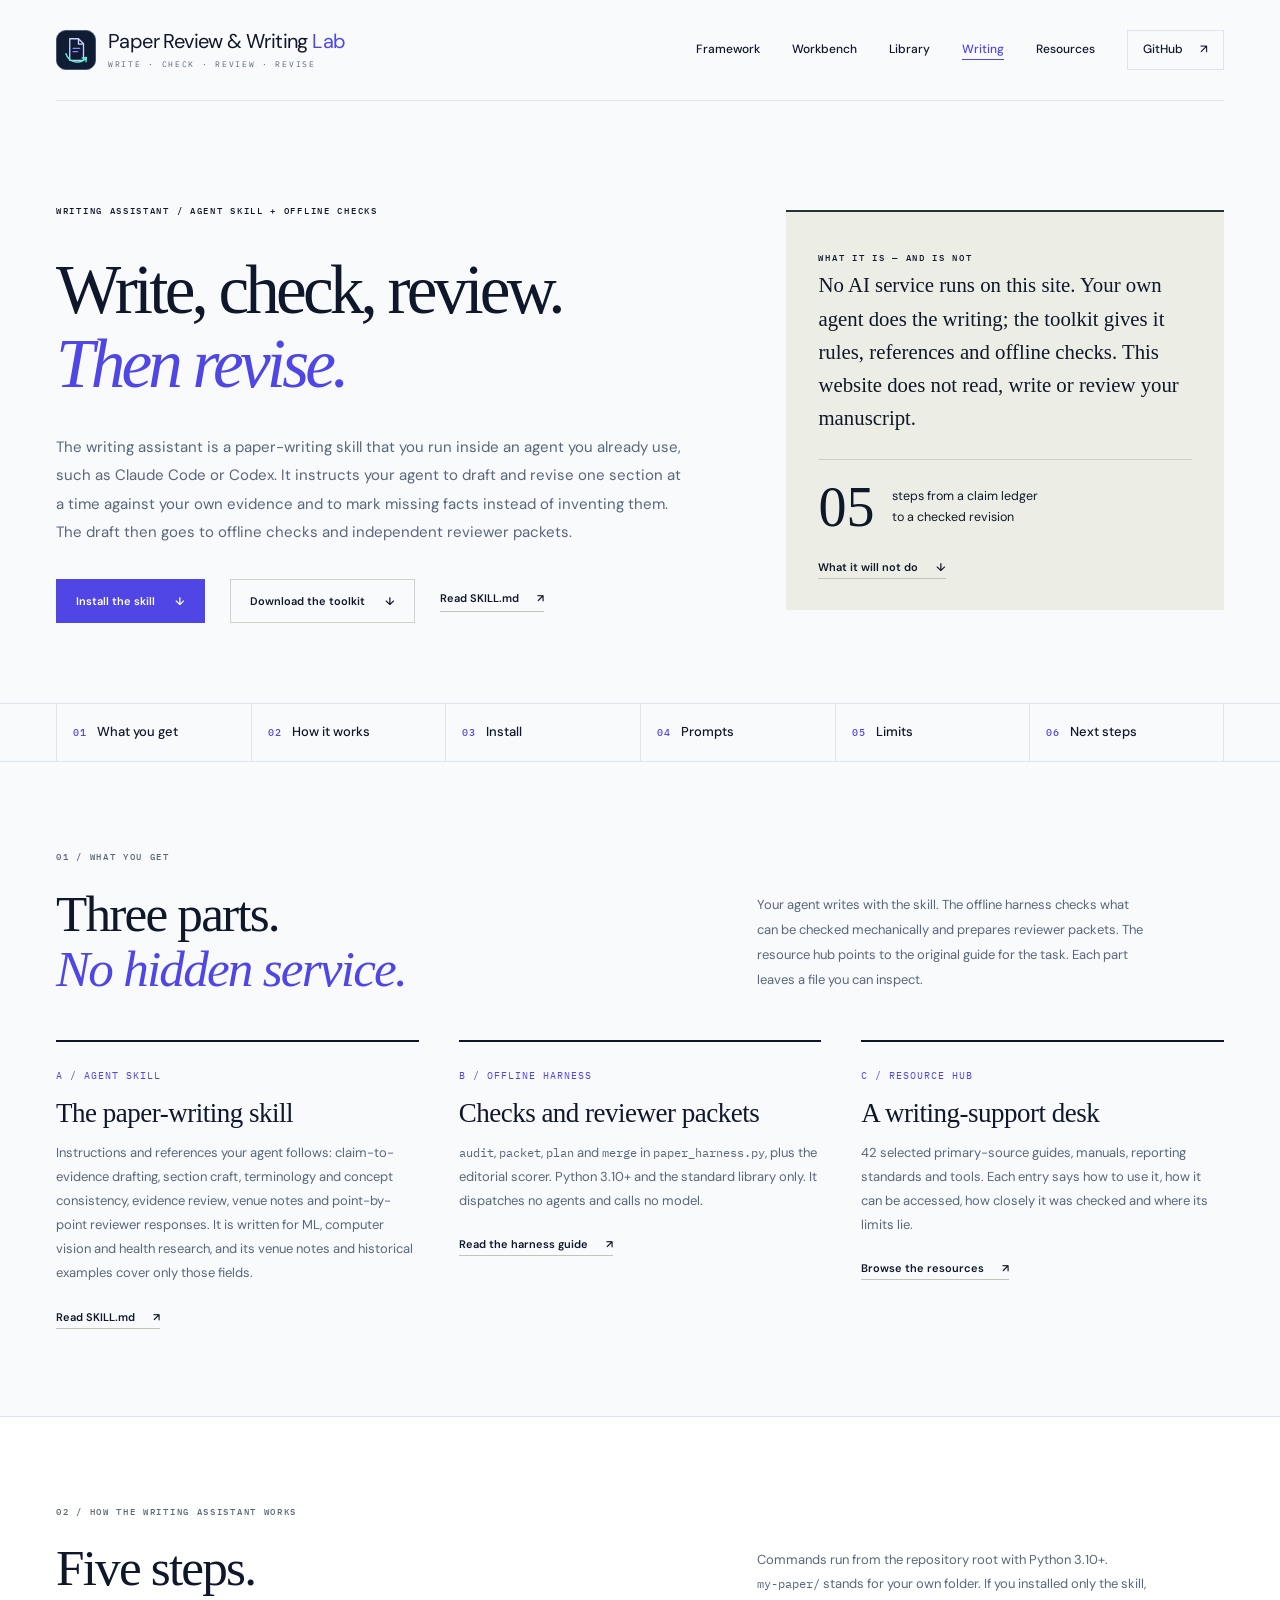
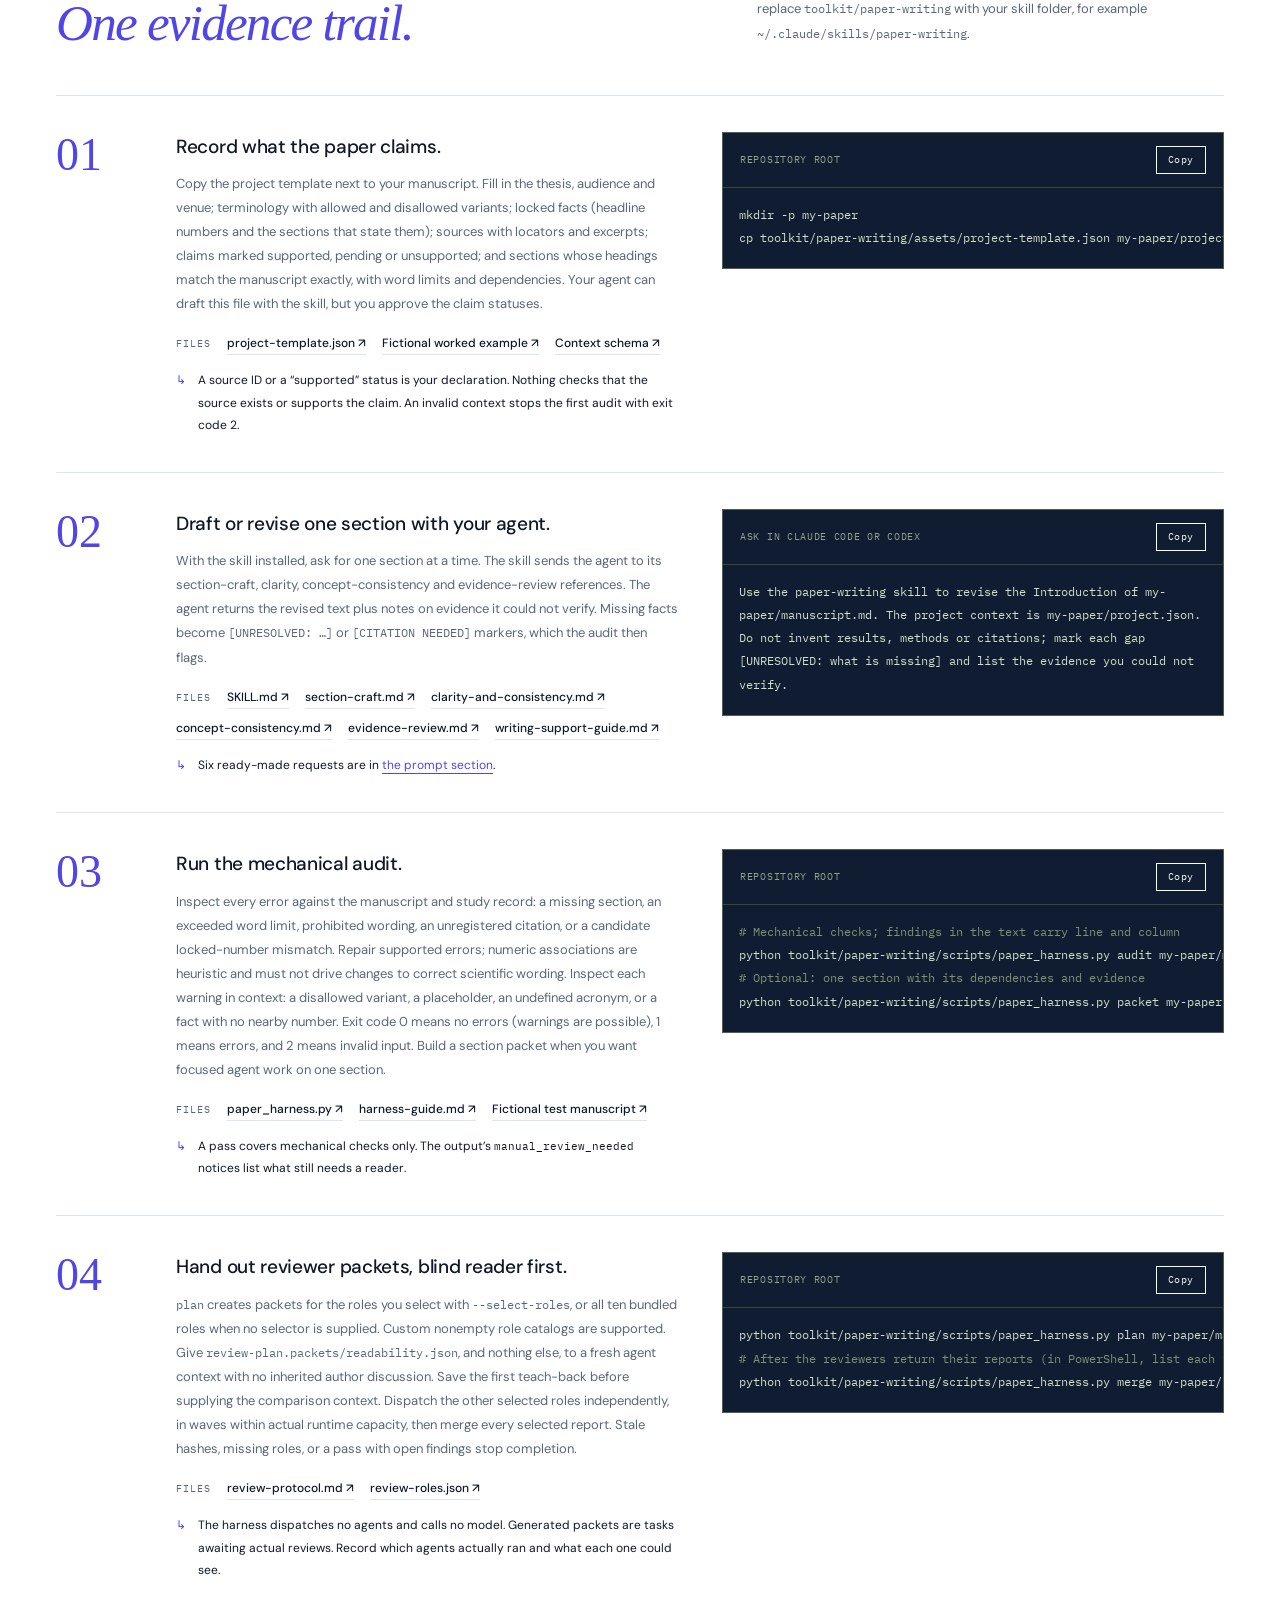
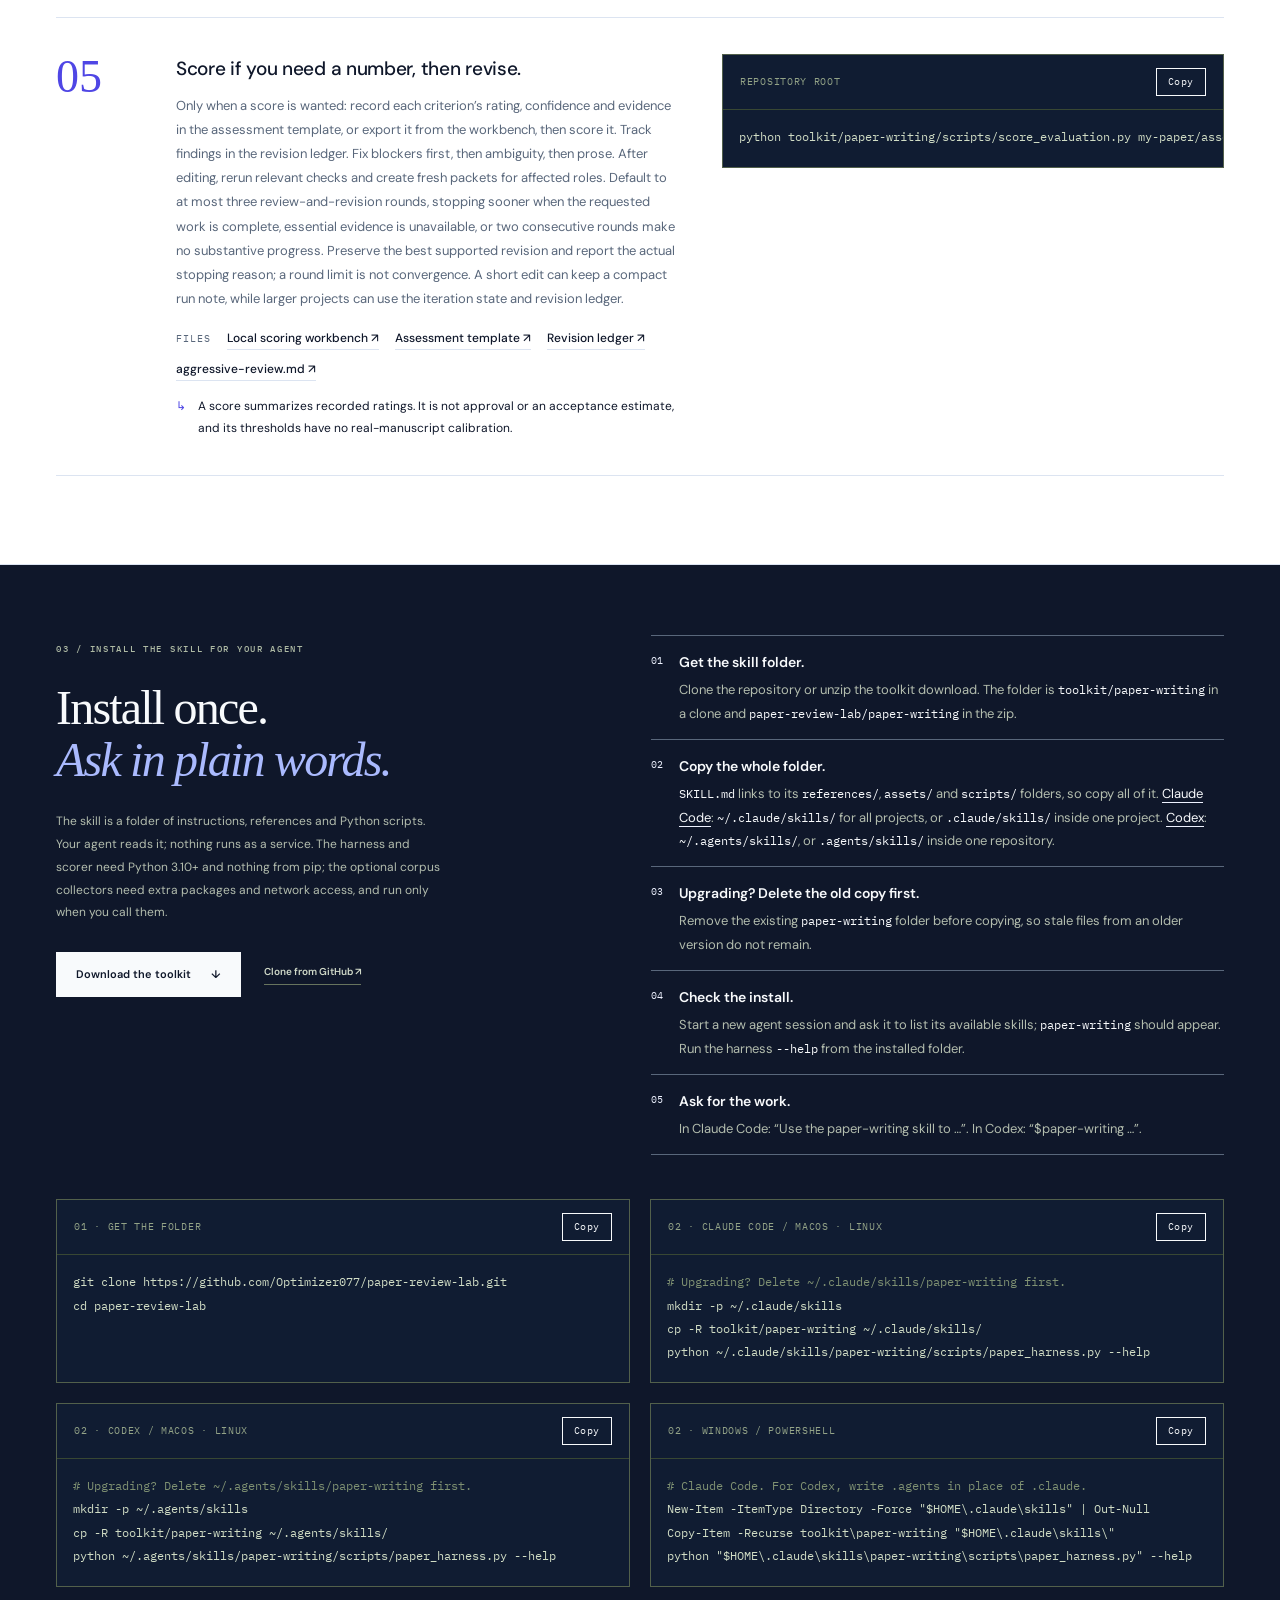
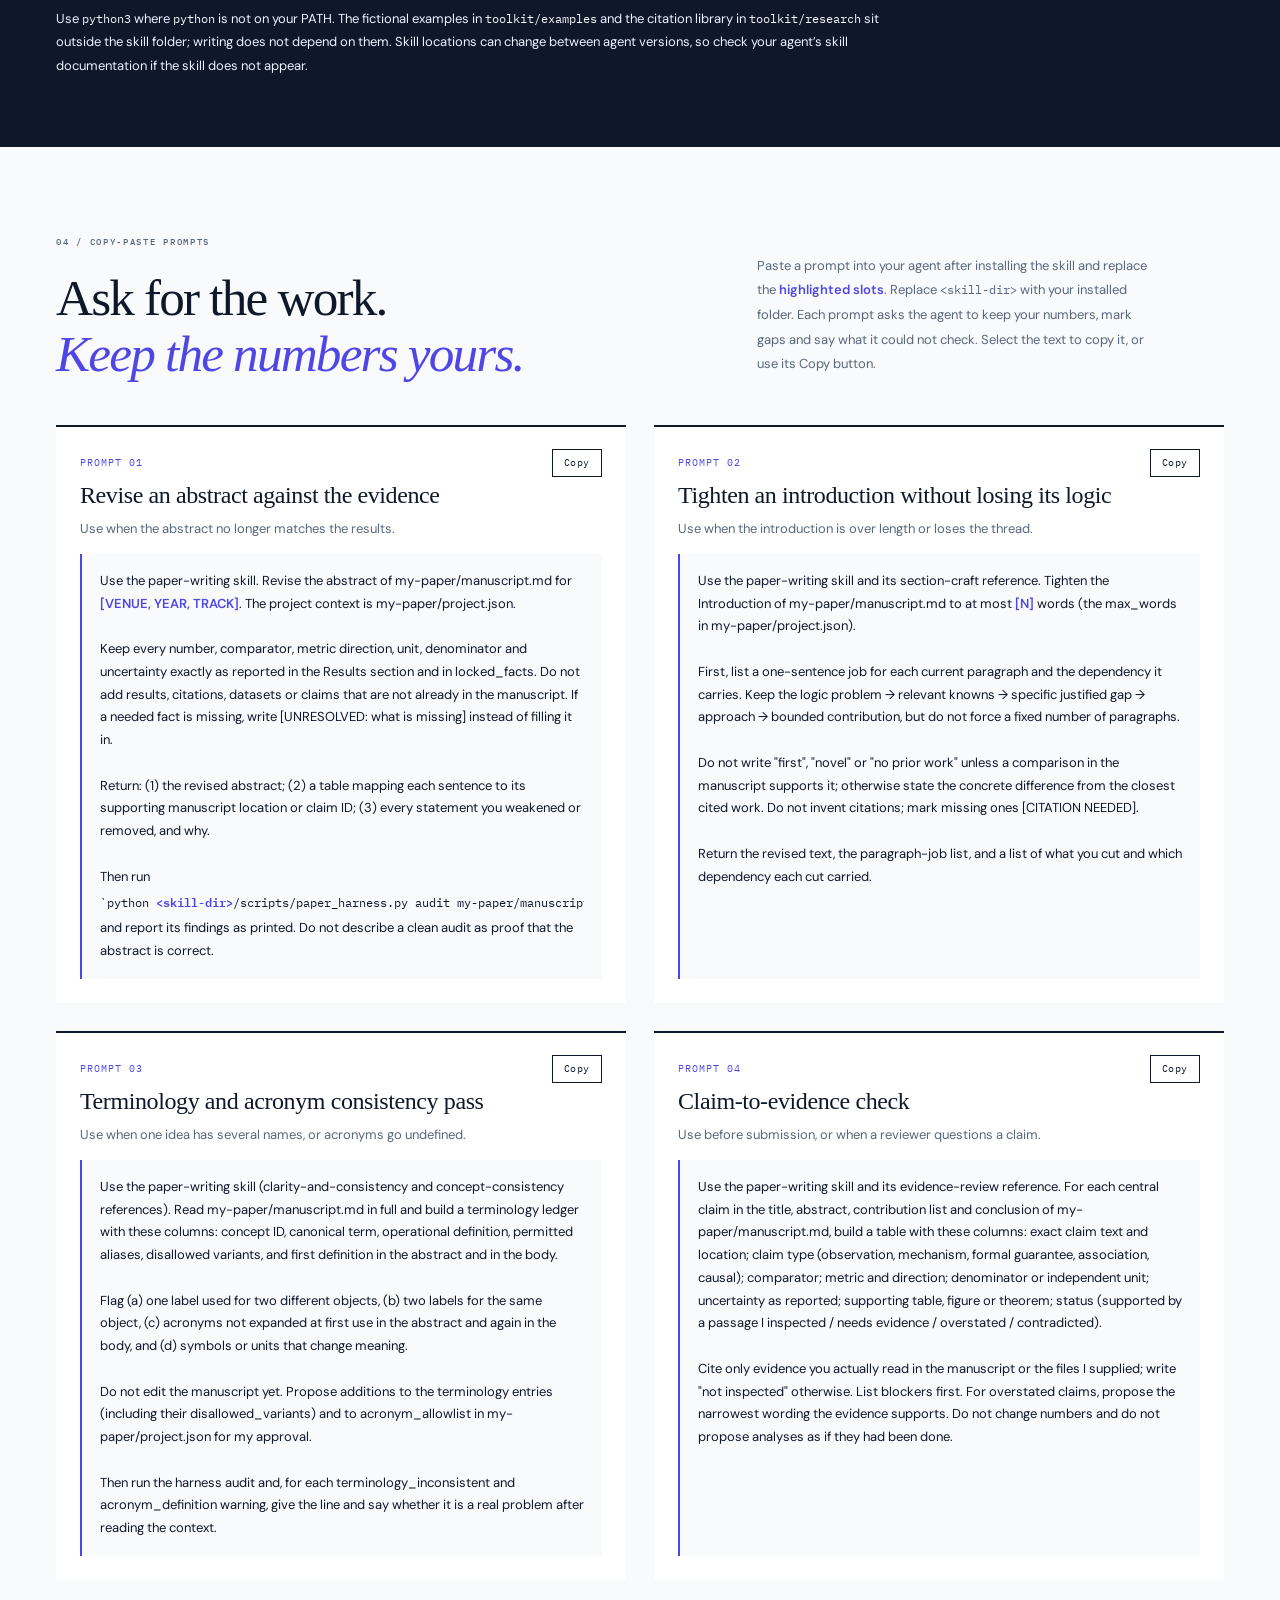
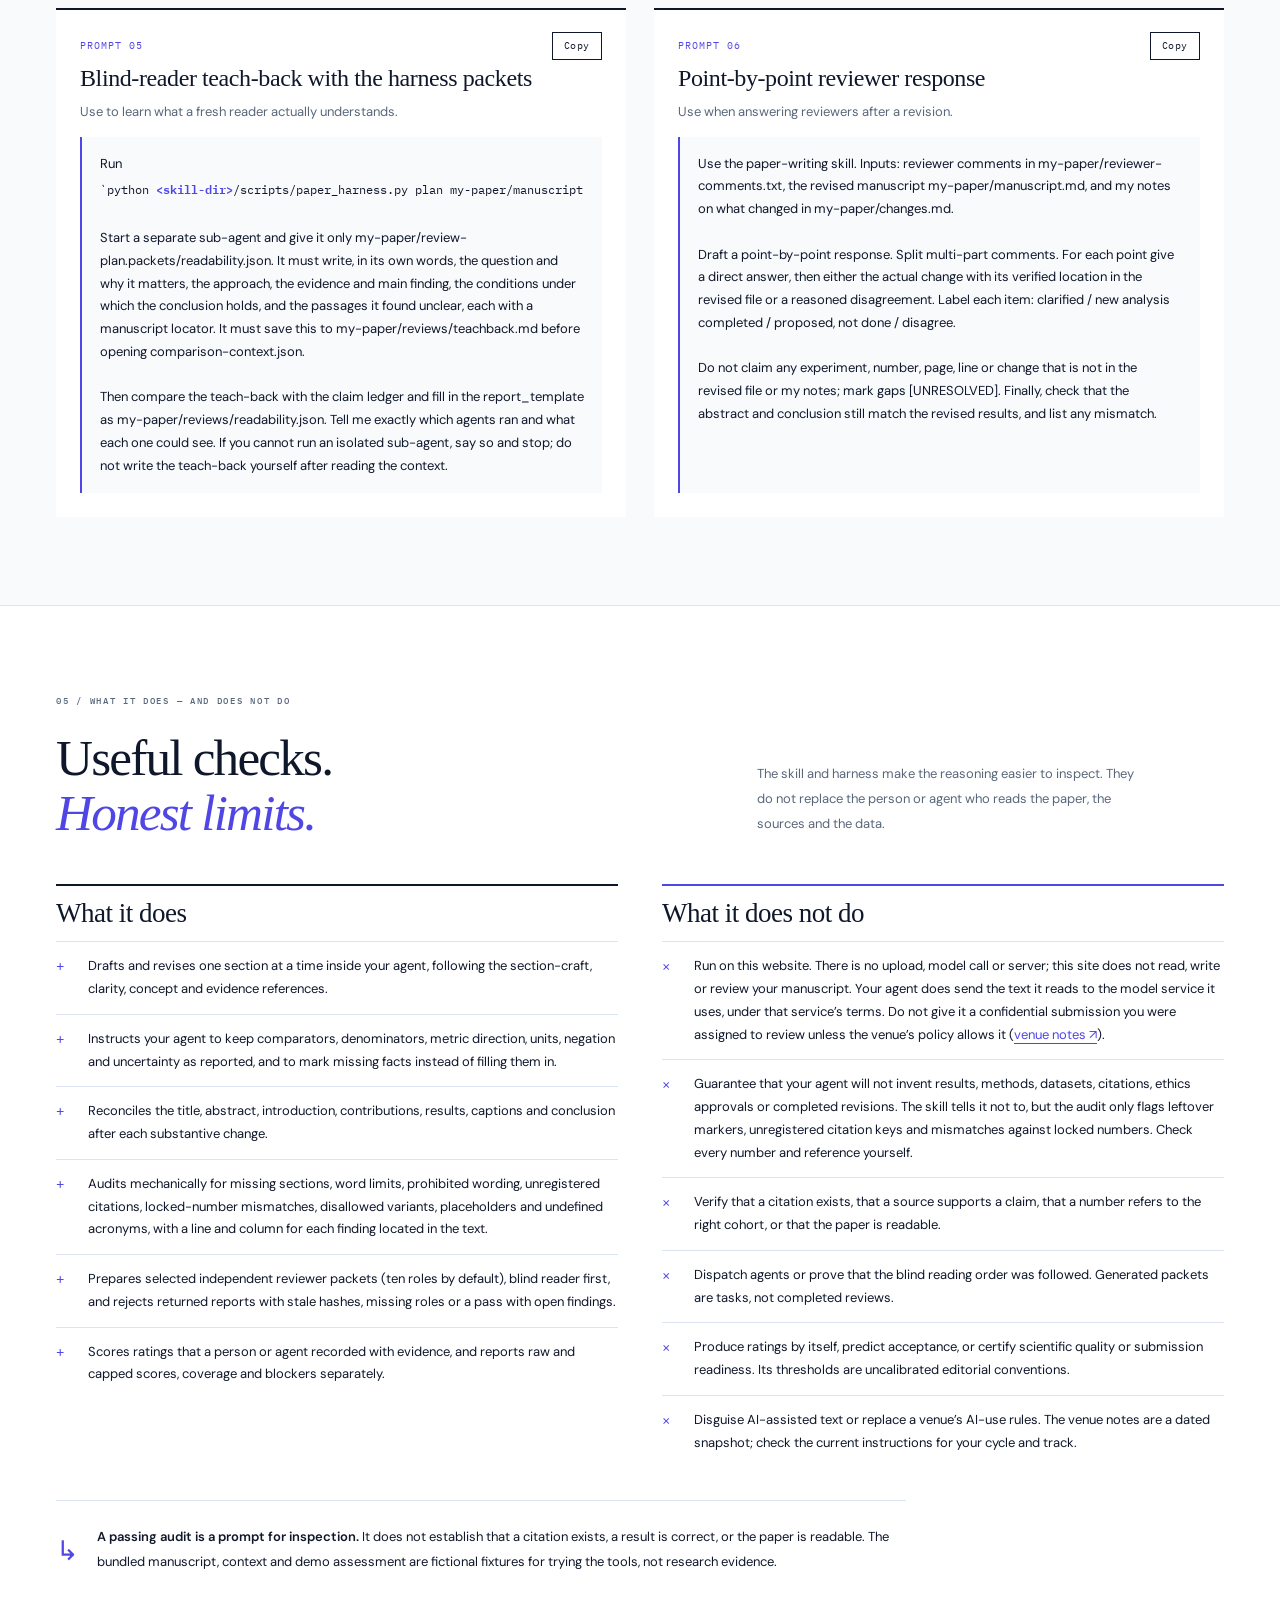
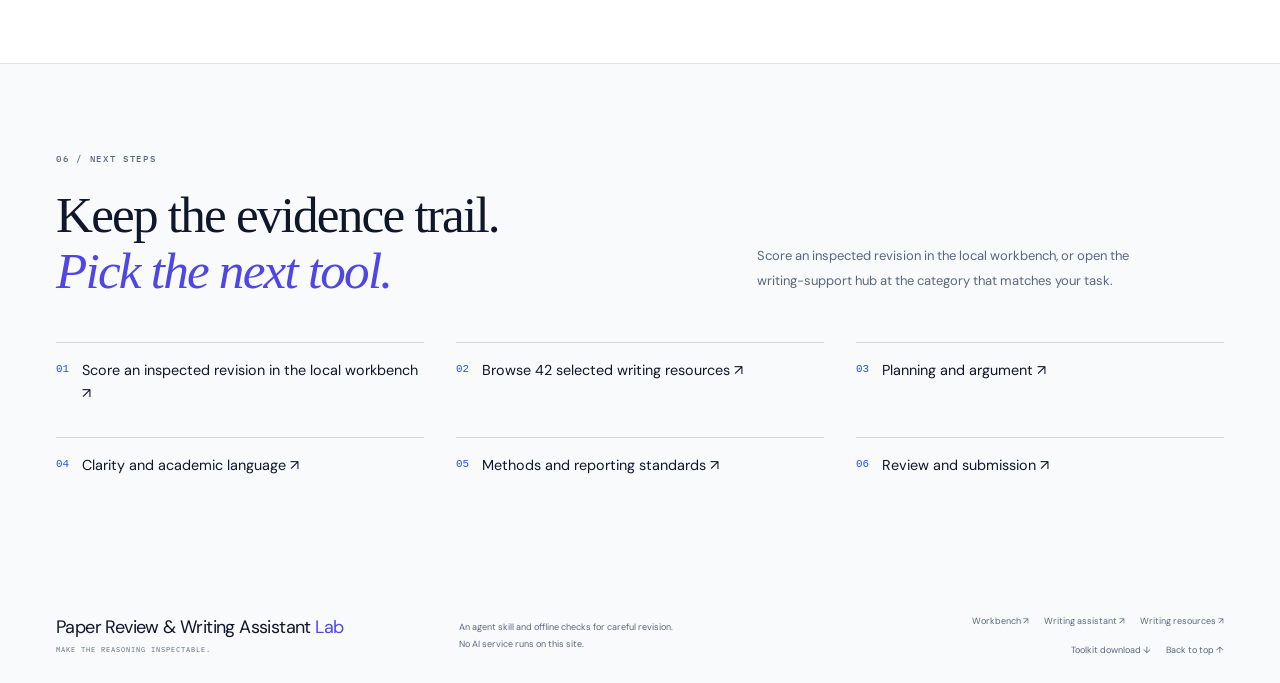
<file: docs/writing.html>
<!doctype html>
<html lang="en">
<head>
  <meta charset="utf-8">
  <meta name="viewport" content="width=device-width, initial-scale=1">
  <meta name="theme-color" content="#f8fafc">
  <meta name="description" content="Use the paper-writing skill with your own agent, such as Claude Code or Codex, together with offline checks and reviewer packets, to write, check, review and revise a manuscript. The website itself does not read or write manuscripts.">
  <title>Writing assistant — Paper Review &amp; Writing Lab</title>
  <link rel="icon" href="./favicon.svg" type="image/svg+xml">
  <link rel="stylesheet" href="./site.css">
  <link rel="stylesheet" href="./resources.css">
  <link rel="stylesheet" href="./writing.css">
  <script type="module" src="./writing.js"></script>
</head>
<body>
  <a class="skip" href="#main">Skip to content</a>
  <header class="site-header wrap">
    <a class="brand" href="./index.html" aria-label="Paper Review &amp; Writing Lab home"><img class="brand-mark" src="./favicon.svg" width="40" height="40" alt=""><span>Paper Review &amp; Writing&nbsp;<b>Lab</b><small>WRITE · CHECK · REVIEW · REVISE</small></span></a>
    <nav aria-label="Main navigation"><a href="./index.html#framework">Framework</a><a href="./index.html#workbench">Workbench</a><a href="./index.html#library">Library</a><a href="./writing.html" aria-current="page">Writing</a><a href="./resources.html">Resources</a><a class="nav-github" href="https://github.com/Optimizer077/paper-review-lab" target="_blank" rel="noopener">GitHub <span aria-hidden="true">↗</span></a></nav>
  </header>
  <main id="main">
    <section class="wrap support-hero writing-hero">
      <div><span class="eyebrow">WRITING ASSISTANT / AGENT SKILL + OFFLINE CHECKS</span><h1>Write, check, review.<br><em>Then revise.</em></h1><p class="support-intro">The writing assistant is a paper-writing skill that you run inside an agent you already use, such as Claude Code or Codex. It instructs your agent to draft and revise one section at a time against your own evidence and to mark missing facts instead of inventing them. The draft then goes to offline checks and independent reviewer packets.</p><div class="hero-actions"><a class="button primary" href="#install">Install the skill <span>↓</span></a><a class="button secondary" href="./downloads/paper-review-lab.zip" download>Download the toolkit <span>↓</span></a><a class="text-link" href="https://github.com/Optimizer077/paper-review-lab/blob/main/toolkit/paper-writing/SKILL.md" target="_blank" rel="noopener">Read SKILL.md <span>↗</span></a></div></div>
      <aside class="support-note"><span class="eyebrow">WHAT IT IS — AND IS NOT</span><p>No AI service runs on this site. Your own agent does the writing; the toolkit gives it rules, references and offline checks. This website does not read, write or review your manuscript.</p><div class="support-count"><strong>05</strong><span>steps from a claim ledger<br>to a checked revision</span></div><a class="text-link" href="#limits">What it will not do <span>↓</span></a></aside>
    </section>

    <div class="writing-jump"><div class="wrap"><ol aria-label="On this page"><li><a href="#parts"><span>01</span>What you get</a></li><li><a href="#how"><span>02</span>How it works</a></li><li><a href="#install"><span>03</span>Install</a></li><li><a href="#prompts"><span>04</span>Prompts</a></li><li><a href="#limits"><span>05</span>Limits</a></li><li><a href="#next"><span>06</span>Next steps</a></li></ol></div></div>

    <section class="section wrap" id="parts" aria-labelledby="parts-heading">
      <div class="section-heading"><div><span class="eyebrow">01 / WHAT YOU GET</span><h2 id="parts-heading">Three parts.<br><em>No hidden service.</em></h2></div><p>Your agent writes with the skill. The offline harness checks what can be checked mechanically and prepares reviewer packets. The resource hub points to the original guide for the task. Each part leaves a file you can inspect.</p></div>
      <div class="writing-parts">
        <article><span class="step">A / AGENT SKILL</span><h3>The paper-writing skill</h3><p>Instructions and references your agent follows: claim-to-evidence drafting, section craft, terminology and concept consistency, evidence review, venue notes and point-by-point reviewer responses. It is written for ML, computer vision and health research, and its venue notes and historical examples cover only those fields.</p><a class="text-link" href="https://github.com/Optimizer077/paper-review-lab/blob/main/toolkit/paper-writing/SKILL.md" target="_blank" rel="noopener">Read SKILL.md <span>↗</span></a></article>
        <article><span class="step">B / OFFLINE HARNESS</span><h3>Checks and reviewer packets</h3><p><code>audit</code>, <code>packet</code>, <code>plan</code> and <code>merge</code> in <code>paper_harness.py</code>, plus the editorial scorer. Python 3.10+ and the standard library only. It dispatches no agents and calls no model.</p><a class="text-link" href="https://github.com/Optimizer077/paper-review-lab/blob/main/toolkit/paper-writing/references/harness-guide.md" target="_blank" rel="noopener">Read the harness guide <span>↗</span></a></article>
        <article><span class="step">C / RESOURCE HUB</span><h3>A writing-support desk</h3><p>42 selected primary-source guides, manuals, reporting standards and tools. Each entry says how to use it, how it can be accessed, how closely it was checked and where its limits lie.</p><a class="text-link" href="./resources.html">Browse the resources <span>↗</span></a></article>
      </div>
    </section>

    <section class="section writing-band" id="how" aria-labelledby="how-heading"><div class="wrap">
      <div class="section-heading"><div><span class="eyebrow">02 / HOW THE WRITING ASSISTANT WORKS</span><h2 id="how-heading">Five steps.<br><em>One evidence trail.</em></h2></div><p>Commands run from the repository root with Python 3.10+. <code>my-paper/</code> stands for your own folder. If you installed only the skill, replace <code>toolkit/paper-writing</code> with your skill folder, for example <code>~/.claude/skills/paper-writing</code>.</p></div>
      <ol class="writing-steps">
        <li id="step-1"><span class="writing-step-no" aria-hidden="true">01</span><div class="writing-step-body"><h3>Record what the paper claims.</h3><p>Copy the project template next to your manuscript. Fill in the thesis, audience and venue; terminology with allowed and disallowed variants; locked facts (headline numbers and the sections that state them); sources with locators and excerpts; claims marked supported, pending or unsupported; and sections whose headings match the manuscript exactly, with word limits and dependencies. Your agent can draft this file with the skill, but you approve the claim statuses.</p><p class="writing-files"><span>FILES</span><a href="https://github.com/Optimizer077/paper-review-lab/blob/main/toolkit/paper-writing/assets/project-template.json" target="_blank" rel="noopener">project-template.json ↗</a><a href="https://github.com/Optimizer077/paper-review-lab/blob/main/toolkit/examples/project.json" target="_blank" rel="noopener">Fictional worked example ↗</a><a href="https://github.com/Optimizer077/paper-review-lab/blob/main/toolkit/paper-writing/references/harness-guide.md" target="_blank" rel="noopener">Context schema ↗</a></p><p class="writing-note"><span aria-hidden="true">↳</span>A source ID or a “supported” status is your declaration. Nothing checks that the source exists or supports the claim. An invalid context stops the first audit with exit code 2.</p></div>
          <div class="terminal"><div class="terminal-head"><span>REPOSITORY ROOT</span><button class="copy-button" type="button" data-copy="cmd-1" aria-label="Copy step 1 commands" hidden>Copy</button></div><pre id="cmd-1"><code>mkdir -p my-paper
cp toolkit/paper-writing/assets/project-template.json my-paper/project.json</code></pre></div></li>

        <li id="step-2"><span class="writing-step-no" aria-hidden="true">02</span><div class="writing-step-body"><h3>Draft or revise one section with your agent.</h3><p>With the skill installed, ask for one section at a time. The skill sends the agent to its section-craft, clarity, concept-consistency and evidence-review references. The agent returns the revised text plus notes on evidence it could not verify. Missing facts become <code>[UNRESOLVED: …]</code> or <code>[CITATION NEEDED]</code> markers, which the audit then flags.</p><p class="writing-files"><span>FILES</span><a href="https://github.com/Optimizer077/paper-review-lab/blob/main/toolkit/paper-writing/SKILL.md" target="_blank" rel="noopener">SKILL.md ↗</a><a href="https://github.com/Optimizer077/paper-review-lab/blob/main/toolkit/paper-writing/references/section-craft.md" target="_blank" rel="noopener">section-craft.md ↗</a><a href="https://github.com/Optimizer077/paper-review-lab/blob/main/toolkit/paper-writing/references/clarity-and-consistency.md" target="_blank" rel="noopener">clarity-and-consistency.md ↗</a><a href="https://github.com/Optimizer077/paper-review-lab/blob/main/toolkit/paper-writing/references/concept-consistency.md" target="_blank" rel="noopener">concept-consistency.md ↗</a><a href="https://github.com/Optimizer077/paper-review-lab/blob/main/toolkit/paper-writing/references/evidence-review.md" target="_blank" rel="noopener">evidence-review.md ↗</a><a href="https://github.com/Optimizer077/paper-review-lab/blob/main/toolkit/paper-writing/references/writing-support-guide.md" target="_blank" rel="noopener">writing-support-guide.md ↗</a></p><p class="writing-note"><span aria-hidden="true">↳</span>Six ready-made requests are in <a href="#prompts">the prompt section</a>.</p></div>
          <div class="terminal"><div class="terminal-head"><span>ASK IN CLAUDE CODE OR CODEX</span><button class="copy-button" type="button" data-copy="cmd-2" aria-label="Copy step 2 request" hidden>Copy</button></div><pre id="cmd-2"><code>Use the paper-writing skill to revise the Introduction of my-paper/manuscript.md. The project context is my-paper/project.json. Do not invent results, methods or citations; mark each gap [UNRESOLVED: what is missing] and list the evidence you could not verify.</code></pre></div></li>

        <li id="step-3"><span class="writing-step-no" aria-hidden="true">03</span><div class="writing-step-body"><h3>Run the mechanical audit.</h3><p>Inspect every error against the manuscript and study record: a missing section, an exceeded word limit, prohibited wording, an unregistered citation, or a candidate locked-number mismatch. Repair supported errors; numeric associations are heuristic and must not drive changes to correct scientific wording. Inspect each warning in context: a disallowed variant, a placeholder, an undefined acronym, or a fact with no nearby number. Exit code 0 means no errors (warnings are possible), 1 means errors, and 2 means invalid input. Build a section packet when you want focused agent work on one section.</p><p class="writing-files"><span>FILES</span><a href="https://github.com/Optimizer077/paper-review-lab/blob/main/toolkit/paper-writing/scripts/paper_harness.py" target="_blank" rel="noopener">paper_harness.py ↗</a><a href="https://github.com/Optimizer077/paper-review-lab/blob/main/toolkit/paper-writing/references/harness-guide.md" target="_blank" rel="noopener">harness-guide.md ↗</a><a href="https://github.com/Optimizer077/paper-review-lab/blob/main/toolkit/examples/manuscript.md" target="_blank" rel="noopener">Fictional test manuscript ↗</a></p><p class="writing-note"><span aria-hidden="true">↳</span>A pass covers mechanical checks only. The output’s <code>manual_review_needed</code> notices list what still needs a reader.</p></div>
          <div class="terminal"><div class="terminal-head"><span>REPOSITORY ROOT</span><button class="copy-button" type="button" data-copy="cmd-3" aria-label="Copy step 3 commands" hidden>Copy</button></div><pre id="cmd-3"><code><span class="code-comment"># Mechanical checks; findings in the text carry line and column</span>
python toolkit/paper-writing/scripts/paper_harness.py audit my-paper/manuscript.md --context my-paper/project.json --out my-paper/audit.json
<span class="code-comment"># Optional: one section with its dependencies and evidence</span>
python toolkit/paper-writing/scripts/paper_harness.py packet my-paper/manuscript.md --context my-paper/project.json --section results --max-chars 12000 --out my-paper/results-packet.json</code></pre></div></li>

        <li id="step-4"><span class="writing-step-no" aria-hidden="true">04</span><div class="writing-step-body"><h3>Hand out reviewer packets, blind reader first.</h3><p><code>plan</code> creates packets for the roles you select with <code>--select-roles</code>, or all ten bundled roles when no selector is supplied. Custom nonempty role catalogs are supported. Give <code>review-plan.packets/readability.json</code>, and nothing else, to a fresh agent context with no inherited author discussion. Save the first teach-back before supplying the comparison context. Dispatch the other selected roles independently, in waves within actual runtime capacity, then merge every selected report. Stale hashes, missing roles, or a pass with open findings stop completion.</p><p class="writing-files"><span>FILES</span><a href="https://github.com/Optimizer077/paper-review-lab/blob/main/toolkit/paper-writing/references/review-protocol.md" target="_blank" rel="noopener">review-protocol.md ↗</a><a href="https://github.com/Optimizer077/paper-review-lab/blob/main/toolkit/paper-writing/assets/review-roles.json" target="_blank" rel="noopener">review-roles.json ↗</a></p><p class="writing-note"><span aria-hidden="true">↳</span>The harness dispatches no agents and calls no model. Generated packets are tasks awaiting actual reviews. Record which agents actually ran and what each one could see.</p></div>
          <div class="terminal"><div class="terminal-head"><span>REPOSITORY ROOT</span><button class="copy-button" type="button" data-copy="cmd-4" aria-label="Copy step 4 commands" hidden>Copy</button></div><pre id="cmd-4"><code>python toolkit/paper-writing/scripts/paper_harness.py plan my-paper/manuscript.md --context my-paper/project.json --select-roles argument,evidence,readability --out my-paper/review-plan.json
<span class="code-comment"># After the reviewers return their reports (in PowerShell, list each file)</span>
python toolkit/paper-writing/scripts/paper_harness.py merge my-paper/review-plan.json my-paper/reviews/*.json --out my-paper/merged.json</code></pre></div></li>

        <li id="step-5"><span class="writing-step-no" aria-hidden="true">05</span><div class="writing-step-body"><h3>Score if you need a number, then revise.</h3><p>Only when a score is wanted: record each criterion’s rating, confidence and evidence in the assessment template, or export it from the workbench, then score it. Track findings in the revision ledger. Fix blockers first, then ambiguity, then prose. After editing, rerun relevant checks and create fresh packets for affected roles. Default to at most three review-and-revision rounds, stopping sooner when the requested work is complete, essential evidence is unavailable, or two consecutive rounds make no substantive progress. Preserve the best supported revision and report the actual stopping reason; a round limit is not convergence. A short edit can keep a compact run note, while larger projects can use the iteration state and revision ledger.</p><p class="writing-files"><span>FILES</span><a href="./index.html#workbench">Local scoring workbench ↗</a><a href="https://github.com/Optimizer077/paper-review-lab/blob/main/toolkit/paper-writing/assets/manuscript-assessment-template.json" target="_blank" rel="noopener">Assessment template ↗</a><a href="https://github.com/Optimizer077/paper-review-lab/blob/main/toolkit/paper-writing/assets/revision-ledger-template.json" target="_blank" rel="noopener">Revision ledger ↗</a><a href="https://github.com/Optimizer077/paper-review-lab/blob/main/toolkit/paper-writing/references/aggressive-review.md" target="_blank" rel="noopener">aggressive-review.md ↗</a></p><p class="writing-note"><span aria-hidden="true">↳</span>A score summarizes recorded ratings. It is not approval or an acceptance estimate, and its thresholds have no real-manuscript calibration.</p></div>
          <div class="terminal"><div class="terminal-head"><span>REPOSITORY ROOT</span><button class="copy-button" type="button" data-copy="cmd-5" aria-label="Copy step 5 command" hidden>Copy</button></div><pre id="cmd-5"><code>python toolkit/paper-writing/scripts/score_evaluation.py my-paper/assessment.json --rubric toolkit/paper-writing/assets/manuscript-rubric.json --strictness aggressive --out my-paper/score.json --markdown my-paper/score.md</code></pre></div></li>
      </ol>
    </div></section>

    <section class="get-started writing-install-band" id="install" aria-labelledby="install-heading">
      <div class="wrap download-layout writing-install"><div><span class="eyebrow">03 / INSTALL THE SKILL FOR YOUR AGENT</span><h2 id="install-heading">Install once.<br><em>Ask in plain words.</em></h2><p>The skill is a folder of instructions, references and Python scripts. Your agent reads it; nothing runs as a service. The harness and scorer need Python 3.10+ and nothing from pip; the optional corpus collectors need extra packages and network access, and run only when you call them.</p><div class="download-actions"><a class="button light" href="./downloads/paper-review-lab.zip" download>Download the toolkit <span>↓</span></a><a class="text-link" href="https://github.com/Optimizer077/paper-review-lab" target="_blank" rel="noopener">Clone from GitHub ↗</a></div></div>
        <ol class="install-steps">
          <li><span aria-hidden="true">01</span><div><strong>Get the skill folder.</strong><p>Clone the repository or unzip the toolkit download. The folder is <code>toolkit/paper-writing</code> in a clone and <code>paper-review-lab/paper-writing</code> in the zip.</p></div></li>
          <li><span aria-hidden="true">02</span><div><strong>Copy the whole folder.</strong><p><code>SKILL.md</code> links to its <code>references/</code>, <code>assets/</code> and <code>scripts/</code> folders, so copy all of it. <a href="https://code.claude.com/docs/en/skills" target="_blank" rel="noopener">Claude Code</a>: <code>~/.claude/skills/</code> for all projects, or <code>.claude/skills/</code> inside one project. <a href="https://developers.openai.com/codex/skills" target="_blank" rel="noopener">Codex</a>: <code>~/.agents/skills/</code>, or <code>.agents/skills/</code> inside one repository.</p></div></li>
          <li><span aria-hidden="true">03</span><div><strong>Upgrading? Delete the old copy first.</strong><p>Remove the existing <code>paper-writing</code> folder before copying, so stale files from an older version do not remain.</p></div></li>
          <li><span aria-hidden="true">04</span><div><strong>Check the install.</strong><p>Start a new agent session and ask it to list its available skills; <code>paper-writing</code> should appear. Run the harness <code>--help</code> from the installed folder.</p></div></li>
          <li><span aria-hidden="true">05</span><div><strong>Ask for the work.</strong><p>In Claude Code: “Use the paper-writing skill to …”. In Codex: “$paper-writing …”.</p></div></li>
        </ol>
      </div>
      <div class="wrap writing-terminals">
        <div class="terminal"><div class="terminal-head"><span>01 · GET THE FOLDER</span><button class="copy-button" type="button" data-copy="install-get" aria-label="Copy the clone commands" hidden>Copy</button></div><pre id="install-get"><code>git clone https://github.com/Optimizer077/paper-review-lab.git
cd paper-review-lab</code></pre></div>
        <div class="terminal"><div class="terminal-head"><span>02 · CLAUDE CODE / MACOS · LINUX</span><button class="copy-button" type="button" data-copy="install-claude" aria-label="Copy the Claude Code install commands" hidden>Copy</button></div><pre id="install-claude"><code><span class="code-comment"># Upgrading? Delete ~/.claude/skills/paper-writing first.</span>
mkdir -p ~/.claude/skills
cp -R toolkit/paper-writing ~/.claude/skills/
python ~/.claude/skills/paper-writing/scripts/paper_harness.py --help</code></pre></div>
        <div class="terminal"><div class="terminal-head"><span>02 · CODEX / MACOS · LINUX</span><button class="copy-button" type="button" data-copy="install-codex" aria-label="Copy the Codex install commands" hidden>Copy</button></div><pre id="install-codex"><code><span class="code-comment"># Upgrading? Delete ~/.agents/skills/paper-writing first.</span>
mkdir -p ~/.agents/skills
cp -R toolkit/paper-writing ~/.agents/skills/
python ~/.agents/skills/paper-writing/scripts/paper_harness.py --help</code></pre></div>
        <div class="terminal"><div class="terminal-head"><span>02 · WINDOWS / POWERSHELL</span><button class="copy-button" type="button" data-copy="install-ps" aria-label="Copy the PowerShell install commands" hidden>Copy</button></div><pre id="install-ps"><code><span class="code-comment"># Claude Code. For Codex, write .agents in place of .claude.</span>
New-Item -ItemType Directory -Force "$HOME\.claude\skills" | Out-Null
Copy-Item -Recurse toolkit\paper-writing "$HOME\.claude\skills\"
python "$HOME\.claude\skills\paper-writing\scripts\paper_harness.py" --help</code></pre></div>
        <p class="writing-terminal-note">Use <code>python3</code> where <code>python</code> is not on your PATH. The fictional examples in <code>toolkit/examples</code> and the citation library in <code>toolkit/research</code> sit outside the skill folder; writing does not depend on them. Skill locations can change between agent versions, so check your agent’s skill documentation if the skill does not appear.</p>
      </div>
    </section>

    <section class="section wrap" id="prompts" aria-labelledby="prompts-heading">
      <div class="section-heading"><div><span class="eyebrow">04 / COPY-PASTE PROMPTS</span><h2 id="prompts-heading">Ask for the work.<br><em>Keep the numbers yours.</em></h2></div><p>Paste a prompt into your agent after installing the skill and replace the <span class="slot-sample">highlighted slots</span>. Replace <code>&lt;skill-dir&gt;</code> with your installed folder. Each prompt asks the agent to keep your numbers, mark gaps and say what it could not check. Select the text to copy it, or use its Copy button.</p></div>
      <div class="prompt-grid">
        <article class="prompt-card"><div class="prompt-card-head"><div><span class="step">PROMPT 01</span><h3>Revise an abstract against the evidence</h3></div><button class="copy-button" type="button" data-copy="prompt-1" aria-label="Copy prompt 1: revise an abstract" hidden>Copy</button></div><p class="prompt-use">Use when the abstract no longer matches the results.</p><pre class="prompt-text" id="prompt-1">Use the paper-writing skill. Revise the abstract of my-paper/manuscript.md for <span class="slot">[VENUE, YEAR, TRACK]</span>. The project context is my-paper/project.json.

Keep every number, comparator, metric direction, unit, denominator and uncertainty exactly as reported in the Results section and in locked_facts. Do not add results, citations, datasets or claims that are not already in the manuscript. If a needed fact is missing, write [UNRESOLVED: what is missing] instead of filling it in.

Return: (1) the revised abstract; (2) a table mapping each sentence to its supporting manuscript location or claim ID; (3) every statement you weakened or removed, and why.

Then run <code class="prompt-cmd">`python <span class="slot">&lt;skill-dir&gt;</span>/scripts/paper_harness.py audit my-paper/manuscript.md --context my-paper/project.json` </code>and report its findings as printed. Do not describe a clean audit as proof that the abstract is correct.</pre></article>

        <article class="prompt-card"><div class="prompt-card-head"><div><span class="step">PROMPT 02</span><h3>Tighten an introduction without losing its logic</h3></div><button class="copy-button" type="button" data-copy="prompt-2" aria-label="Copy prompt 2: tighten an introduction" hidden>Copy</button></div><p class="prompt-use">Use when the introduction is over length or loses the thread.</p><pre class="prompt-text" id="prompt-2">Use the paper-writing skill and its section-craft reference. Tighten the Introduction of my-paper/manuscript.md to at most <span class="slot">[N]</span> words (the max_words in my-paper/project.json).

First, list a one-sentence job for each current paragraph and the dependency it carries. Keep the logic problem → relevant knowns → specific justified gap → approach → bounded contribution, but do not force a fixed number of paragraphs.

Do not write "first", "novel" or "no prior work" unless a comparison in the manuscript supports it; otherwise state the concrete difference from the closest cited work. Do not invent citations; mark missing ones [CITATION NEEDED].

Return the revised text, the paragraph-job list, and a list of what you cut and which dependency each cut carried.</pre></article>

        <article class="prompt-card"><div class="prompt-card-head"><div><span class="step">PROMPT 03</span><h3>Terminology and acronym consistency pass</h3></div><button class="copy-button" type="button" data-copy="prompt-3" aria-label="Copy prompt 3: terminology and acronym pass" hidden>Copy</button></div><p class="prompt-use">Use when one idea has several names, or acronyms go undefined.</p><pre class="prompt-text" id="prompt-3">Use the paper-writing skill (clarity-and-consistency and concept-consistency references). Read my-paper/manuscript.md in full and build a terminology ledger with these columns: concept ID, canonical term, operational definition, permitted aliases, disallowed variants, and first definition in the abstract and in the body.

Flag (a) one label used for two different objects, (b) two labels for the same object, (c) acronyms not expanded at first use in the abstract and again in the body, and (d) symbols or units that change meaning.

Do not edit the manuscript yet. Propose additions to the terminology entries (including their disallowed_variants) and to acronym_allowlist in my-paper/project.json for my approval.

Then run the harness audit and, for each terminology_inconsistent and acronym_definition warning, give the line and say whether it is a real problem after reading the context.</pre></article>

        <article class="prompt-card"><div class="prompt-card-head"><div><span class="step">PROMPT 04</span><h3>Claim-to-evidence check</h3></div><button class="copy-button" type="button" data-copy="prompt-4" aria-label="Copy prompt 4: claim-to-evidence check" hidden>Copy</button></div><p class="prompt-use">Use before submission, or when a reviewer questions a claim.</p><pre class="prompt-text" id="prompt-4">Use the paper-writing skill and its evidence-review reference. For each central claim in the title, abstract, contribution list and conclusion of my-paper/manuscript.md, build a table with these columns: exact claim text and location; claim type (observation, mechanism, formal guarantee, association, causal); comparator; metric and direction; denominator or independent unit; uncertainty as reported; supporting table, figure or theorem; status (supported by a passage I inspected / needs evidence / overstated / contradicted).

Cite only evidence you actually read in the manuscript or the files I supplied; write "not inspected" otherwise. List blockers first. For overstated claims, propose the narrowest wording the evidence supports. Do not change numbers and do not propose analyses as if they had been done.</pre></article>

        <article class="prompt-card"><div class="prompt-card-head"><div><span class="step">PROMPT 05</span><h3>Blind-reader teach-back with the harness packets</h3></div><button class="copy-button" type="button" data-copy="prompt-5" aria-label="Copy prompt 5: blind-reader teach-back" hidden>Copy</button></div><p class="prompt-use">Use to learn what a fresh reader actually understands.</p><pre class="prompt-text" id="prompt-5">Run <code class="prompt-cmd">`python <span class="slot">&lt;skill-dir&gt;</span>/scripts/paper_harness.py plan my-paper/manuscript.md --context my-paper/project.json --select-roles argument,evidence,readability --out my-paper/review-plan.json`.
</code>
Start a separate sub-agent and give it only my-paper/review-plan.packets/readability.json. It must write, in its own words, the question and why it matters, the approach, the evidence and main finding, the conditions under which the conclusion holds, and the passages it found unclear, each with a manuscript locator. It must save this to my-paper/reviews/teachback.md before opening comparison-context.json.

Then compare the teach-back with the claim ledger and fill in the report_template as my-paper/reviews/readability.json. Tell me exactly which agents ran and what each one could see. If you cannot run an isolated sub-agent, say so and stop; do not write the teach-back yourself after reading the context.</pre></article>

        <article class="prompt-card"><div class="prompt-card-head"><div><span class="step">PROMPT 06</span><h3>Point-by-point reviewer response</h3></div><button class="copy-button" type="button" data-copy="prompt-6" aria-label="Copy prompt 6: reviewer response" hidden>Copy</button></div><p class="prompt-use">Use when answering reviewers after a revision.</p><pre class="prompt-text" id="prompt-6">Use the paper-writing skill. Inputs: reviewer comments in my-paper/reviewer-comments.txt, the revised manuscript my-paper/manuscript.md, and my notes on what changed in my-paper/changes.md.

Draft a point-by-point response. Split multi-part comments. For each point give a direct answer, then either the actual change with its verified location in the revised file or a reasoned disagreement. Label each item: clarified / new analysis completed / proposed, not done / disagree.

Do not claim any experiment, number, page, line or change that is not in the revised file or my notes; mark gaps [UNRESOLVED]. Finally, check that the abstract and conclusion still match the revised results, and list any mismatch.</pre></article>
      </div>
      <p id="copy-status" class="sr-only" role="status" aria-live="polite"></p>
    </section>

    <section class="section writing-band" id="limits" aria-labelledby="limits-heading"><div class="wrap">
      <div class="section-heading"><div><span class="eyebrow">05 / WHAT IT DOES — AND DOES NOT DO</span><h2 id="limits-heading">Useful checks.<br><em>Honest limits.</em></h2></div><p>The skill and harness make the reasoning easier to inspect. They do not replace the person or agent who reads the paper, the sources and the data.</p></div>
      <div class="writing-limits">
        <div class="limit-list"><h3>What it does</h3><ul>
          <li><span aria-hidden="true">+</span><p>Drafts and revises one section at a time inside your agent, following the section-craft, clarity, concept and evidence references.</p></li>
          <li><span aria-hidden="true">+</span><p>Instructs your agent to keep comparators, denominators, metric direction, units, negation and uncertainty as reported, and to mark missing facts instead of filling them in.</p></li>
          <li><span aria-hidden="true">+</span><p>Reconciles the title, abstract, introduction, contributions, results, captions and conclusion after each substantive change.</p></li>
          <li><span aria-hidden="true">+</span><p>Audits mechanically for missing sections, word limits, prohibited wording, unregistered citations, locked-number mismatches, disallowed variants, placeholders and undefined acronyms, with a line and column for each finding located in the text.</p></li>
          <li><span aria-hidden="true">+</span><p>Prepares selected independent reviewer packets (ten roles by default), blind reader first, and rejects returned reports with stale hashes, missing roles or a pass with open findings.</p></li>
          <li><span aria-hidden="true">+</span><p>Scores ratings that a person or agent recorded with evidence, and reports raw and capped scores, coverage and blockers separately.</p></li>
        </ul></div>
        <div class="limit-list limit-not"><h3>What it does not do</h3><ul>
          <li><span aria-hidden="true">×</span><p>Run on this website. There is no upload, model call or server; this site does not read, write or review your manuscript. Your agent does send the text it reads to the model service it uses, under that service’s terms. Do not give it a confidential submission you were assigned to review unless the venue’s policy allows it (<a href="https://github.com/Optimizer077/paper-review-lab/blob/main/toolkit/paper-writing/references/venue-profiles.md" target="_blank" rel="noopener">venue notes ↗</a>).</p></li>
          <li><span aria-hidden="true">×</span><p>Guarantee that your agent will not invent results, methods, datasets, citations, ethics approvals or completed revisions. The skill tells it not to, but the audit only flags leftover markers, unregistered citation keys and mismatches against locked numbers. Check every number and reference yourself.</p></li>
          <li><span aria-hidden="true">×</span><p>Verify that a citation exists, that a source supports a claim, that a number refers to the right cohort, or that the paper is readable.</p></li>
          <li><span aria-hidden="true">×</span><p>Dispatch agents or prove that the blind reading order was followed. Generated packets are tasks, not completed reviews.</p></li>
          <li><span aria-hidden="true">×</span><p>Produce ratings by itself, predict acceptance, or certify scientific quality or submission readiness. Its thresholds are uncalibrated editorial conventions.</p></li>
          <li><span aria-hidden="true">×</span><p>Disguise AI-assisted text or replace a venue’s AI-use rules. The venue notes are a dated snapshot; check the current instructions for your cycle and track.</p></li>
        </ul></div>
      </div>
      <div class="interpretation"><span aria-hidden="true">↳</span><p><strong>A passing audit is a prompt for inspection.</strong> It does not establish that a citation exists, a result is correct, or the paper is readable. The bundled manuscript, context and demo assessment are fictional fixtures for trying the tools, not research evidence.</p></div>
    </div></section>

    <section class="section wrap" id="next" aria-labelledby="next-heading">
      <div class="section-heading"><div><span class="eyebrow">06 / NEXT STEPS</span><h2 id="next-heading">Keep the evidence trail.<br><em>Pick the next tool.</em></h2></div><p>Score an inspected revision in the local workbench, or open the writing-support hub at the category that matches your task.</p></div>
      <div class="starter-links writing-next">
        <a href="./index.html#workbench"><span>01</span>Score an inspected revision in the local workbench ↗</a>
        <a href="./resources.html"><span>02</span>Browse 42 selected writing resources ↗</a>
        <a href="./resources.html?category=planning-argument"><span>03</span>Planning and argument ↗</a>
        <a href="./resources.html?category=clarity-language"><span>04</span>Clarity and academic language ↗</a>
        <a href="./resources.html?category=methods-reporting"><span>05</span>Methods and reporting standards ↗</a>
        <a href="./resources.html?category=review-submission"><span>06</span>Review and submission ↗</a>
      </div>
    </section>
  </main>
  <footer class="site-footer wrap"><a class="brand footer-brand" href="./index.html">Paper Review &amp; Writing Assistant <b>Lab</b><small>MAKE THE REASONING INSPECTABLE.</small></a><p>An agent skill and offline checks for careful revision.<br>No AI service runs on this site.</p><div><a href="./index.html#workbench">Workbench ↗</a><a href="./writing.html" aria-current="page">Writing assistant ↗</a><a href="./resources.html">Writing resources ↗</a><a href="./downloads/paper-review-lab.zip" download>Toolkit download ↓</a><a href="#main">Back to top ↑</a></div></footer>
</body>
</html>
</file>
<file: docs/site.css>
@import url('https://fonts.googleapis.com/css2?family=DM+Sans:wght@400;500;600;700&family=IBM+Plex+Mono:wght@400;500&display=swap');
:root{--paper:#f8fafc;--white:#ffffff;--ink:#0f172a;--muted:#59677b;--line:#dce4f1;--cobalt:#4f46e5;--pale:#eef2f8;--blue-pale:#eef2ff;--serif:Georgia,'Times New Roman',serif;--sans:'DM Sans',Arial,sans-serif;--mono:'IBM Plex Mono',Consolas,monospace}*{box-sizing:border-box}html{scroll-behavior:smooth;scroll-padding-top:32px}body{margin:0;background:var(--paper);color:var(--ink);font-family:var(--sans);font-size:15px;line-height:1.6}a{color:inherit;text-decoration:none}button,input,select,textarea{font:inherit}button,a,input,select,textarea{touch-action:manipulation}button{cursor:pointer}button:disabled{cursor:default;opacity:.35}button:focus-visible,a:focus-visible,input:focus-visible,select:focus-visible,textarea:focus-visible,summary:focus-visible{outline:3px solid var(--cobalt);outline-offset:4px}::selection{background:#d9e1ff}.wrap{width:min(1280px,calc(100% - 112px));margin-inline:auto}.site-header{display:flex;align-items:center;justify-content:space-between;padding-block:30px;border-bottom:1px solid var(--line);gap:24px}.brand{display:flex;align-items:center;gap:12px;font-size:20px;line-height:1.15;letter-spacing:-.6px}.brand svg{width:32px;height:38px;stroke:var(--ink);stroke-width:1.5;fill:none}.brand b{font-weight:400;color:var(--cobalt)}.brand small{font-family:var(--mono);font-size:8px;display:block;letter-spacing:1.7px;margin-top:7px;color:var(--muted)}nav{display:flex;gap:32px;align-items:center;font-size:12px;font-weight:500}nav a:hover,.text-link:hover{color:var(--cobalt)}.nav-github{border:1px solid var(--line);padding:9px 15px}.nav-github span{margin-left:14px}.skip{position:absolute;top:-100px;left:16px;background:var(--ink);color:white;padding:10px 20px;z-index:9}.skip:focus{top:10px}.hero{display:grid;grid-template-columns:1.1fr 1fr;gap:60px;align-items:center;padding-block:78px 76px}.eyebrow{font-family:var(--mono);font-size:9px;letter-spacing:1.7px;font-weight:500;line-height:1.6}.hero .eyebrow{display:flex;align-items:center;gap:8px;color:var(--muted)}.status-dot{width:6px;height:6px;background:var(--cobalt);border-radius:50%;display:inline-block}.edition{margin-left:auto}h1,h2,h3,h4,p{margin:0}h1,h2{font-family:var(--serif);font-weight:400;line-height:1.03;letter-spacing:-3px}h1{font-size:clamp(58px,5.7vw,83px);margin-top:28px}h1 em,h2 em{font-weight:400;color:var(--cobalt)}.hero-intro{font-size:15px;line-height:1.8;color:#5b655e;max-width:440px;margin-top:27px}.hero-actions{display:flex;align-items:center;gap:25px;margin-top:32px;flex-wrap:wrap}.button{display:inline-flex;align-items:center;justify-content:center;gap:20px;padding:13px 19px;border:1px solid transparent;font-size:11px;font-weight:600;line-height:1.5;min-height:43px;transition:background .15s,transform .15s}.button:hover{transform:translateY(-1px)}.primary{background:var(--cobalt);color:white}.primary:hover{background:#1f3fae}.secondary{background:transparent;border-color:#cdd2c6;color:var(--ink)}.secondary:hover{background:var(--pale)}.text-link{font-size:11px;font-weight:600;border-bottom:1px solid #bfc7b9;padding-bottom:4px}.text-link span{margin-left:15px}.hero-note{font-family:var(--mono);font-size:9px;color:var(--muted);margin-top:23px;letter-spacing:.3px}.hero-figure{margin:0;background:#edf0e7;border:1px solid #d1d8c9;box-shadow:8px 8px 0 #e9e9df;transform:rotate(-1deg);padding:20px 22px 12px;position:relative}.figure-top{display:flex;justify-content:space-between;font-family:var(--mono);font-size:8px;letter-spacing:1px;border-bottom:1px solid #cbd1c4;padding-bottom:14px}.figure-live{color:var(--muted)}.stress-chart{width:100%;height:auto;display:block;margin-top:15px}.axis-label{font-family:var(--mono);font-size:10px;fill:#74806f}.chart-label{font-family:var(--sans);font-size:12px;fill:var(--ink)}.weak-label{font-family:var(--mono);font-size:9px;fill:var(--cobalt)}.annotation{font-family:var(--serif);font-size:15px;font-style:italic;fill:var(--ink)}.figure-scores{display:flex;align-items:center;gap:22px;padding:0 5px 15px}.figure-scores>div>span{display:block;font-family:var(--mono);font-size:8px;letter-spacing:1px}.figure-scores strong{display:block;font-family:var(--serif);font-size:50px;font-weight:400;line-height:1.25}.figure-scores strong span{font-family:var(--mono);font-size:10px;margin-left:4px}.score-arrow{font-size:25px;color:#9ca494}.capped-score{color:var(--cobalt)}.figure-stamp{font-family:var(--mono);font-size:10px;line-height:1.4;margin-left:auto;border-left:1px solid #c1c9b9;padding-left:16px}.figure-stamp span{font-size:6px;display:block;margin-top:4px}.hero-figure figcaption{font-family:var(--mono);font-size:7px;color:var(--muted);border-top:1px solid #cbd1c4;padding-top:10px}.facts-strip{border-top:1px solid var(--line);border-bottom:1px solid var(--line)}.facts{display:grid;grid-template-columns:repeat(4,1fr)}.facts>div{display:flex;align-items:center;justify-content:center;gap:18px;padding-block:23px;border-left:1px solid var(--line)}.facts>div:last-child{border-right:1px solid var(--line)}.facts strong{font-family:var(--serif);font-size:40px;font-weight:400;line-height:1.2}.facts span{font-size:10px;color:var(--muted);max-width:100px;line-height:1.4}.section{padding-block:88px;scroll-margin-top:0}.section-heading{display:grid;grid-template-columns:1.35fr 1fr;align-items:end;gap:70px;margin-bottom:44px}.section-heading .eyebrow{display:block;color:var(--muted);margin-bottom:21px}h2{font-size:clamp(38px,4vw,52px);letter-spacing:-1.8px;line-height:1.08}.section-heading>p{max-width:390px;color:var(--muted);font-size:13px;line-height:1.9;padding-bottom:4px}.framework-body{display:grid;grid-template-columns:1.35fr 1fr;gap:80px}.principles article{display:flex;gap:23px;padding:25px 0;border-top:1px solid var(--line)}.principles article:last-child{border-bottom:1px solid var(--line)}.step{font-family:var(--mono);color:var(--cobalt);font-size:10px;padding-top:3px}.principles h3{font-size:17px;letter-spacing:-.3px;font-weight:500;margin-bottom:9px}.principles p{font-size:12px;color:var(--muted);line-height:1.9;max-width:450px}.profiles{border-top:2px solid var(--ink);padding:23px 25px 22px;background:var(--pale)}.profiles .eyebrow{color:var(--muted)}.profiles h3{font-family:var(--serif);font-size:28px;line-height:1.15;font-weight:400;margin:12px 0 20px;letter-spacing:-.5px}.profile-line{display:flex;gap:16px;border-top:1px solid #d5dbcd;padding:11px 0}.profile-line>span{font-family:var(--mono);font-size:9px;color:var(--muted);padding-top:3px}.profile-line strong{font-size:11px;font-weight:600}.profile-line p{font-size:10px;color:var(--muted);margin-top:2px}.profiles>a{display:inline-block;margin-top:16px}.rubric-section{background:#eeeee5;border-block:1px solid var(--line)}.rubric-browser{display:grid;grid-template-columns:235px 1fr;border-top:1px solid #c6ccbf;border-bottom:1px solid #c6ccbf;margin-bottom:18px;min-height:345px}.domain-tabs{border-right:1px solid #c6ccbf;display:flex;flex-direction:column}.domain-tab{display:flex;align-items:center;text-align:left;gap:11px;padding:19px 17px;border:0;border-bottom:1px solid #d6dbd0;color:var(--muted);background:transparent;font-size:11px;position:relative}.domain-tab.active{background:var(--ink);color:white}.domain-tab.active:after{content:'↗';margin-left:auto}.domain-tab>span{font-family:var(--mono);font-size:8px;opacity:.6}.rubric-criteria{padding:0 28px}.rubric-row{display:grid;grid-template-columns:1fr 40px;gap:15px;padding:19px 0;border-bottom:1px solid #d1d6cb}.rubric-row:last-child{border:0}.rubric-row h3{font-size:12px;font-weight:600}.core-tag{font-family:var(--mono);font-size:7px;color:var(--cobalt);border:1px solid #b6c3f3;padding:2px 5px;margin-left:7px;vertical-align:middle;white-space:nowrap}.rubric-row p{font-size:11px;color:var(--muted);max-width:660px;line-height:1.7;margin-top:6px}.rubric-row button{border:1px solid #cbd2c4;background:transparent;width:30px;height:30px;align-self:center;color:var(--cobalt);font-size:16px}.rubric-row button:hover{background:var(--blue-pale)}.small{font-size:10px;line-height:1.8}.muted{color:var(--muted)}.rules-layout{display:grid;grid-template-columns:1fr 1fr;gap:70px}.formula{background:#ecefe6;padding:27px 30px;border-left:2px solid var(--cobalt)}.formula>.eyebrow{color:var(--cobalt);font-size:8px}.formula-text{font-family:var(--serif);font-size:34px;line-height:1.35;margin:21px 0 15px;letter-spacing:-.5px}.formula-text span{color:var(--cobalt)}.formula-indent{padding-left:58px;color:var(--ink)!important}.formula p{font-size:11px;color:var(--muted);line-height:1.8;max-width:350px;margin-bottom:16px}.rules-table{width:100%;border-collapse:collapse;font-size:11px;align-self:start}.rules-table th{text-align:left;text-transform:uppercase;font-family:var(--mono);font-size:8px;font-weight:500;letter-spacing:1px;color:var(--muted);padding:8px 0 15px;border-bottom:1px solid #acb6a4}.rules-table td{padding:14px 0;border-bottom:1px solid var(--line)}.rules-table td:last-child,.rules-table th:last-child{text-align:right}.rules-table td:last-child{font-family:var(--mono);color:var(--cobalt);font-size:13px}.interpretation{display:flex;gap:18px;align-items:center;margin-top:33px;padding-top:24px;border-top:1px solid var(--line);max-width:850px}.interpretation>span{font-size:27px;color:var(--cobalt)}.interpretation p{font-size:11px;color:var(--muted);line-height:1.9}.interpretation strong{font-weight:600;color:var(--ink)}.workbench-section{background:#e9ece3;border-block:1px solid #d2d8c8}.workbench-toolbar{display:flex;align-items:end;gap:15px;padding:20px 0;border-block:1px solid #c4cdbc;flex-wrap:wrap}.field{display:flex;flex-direction:column;gap:6px}.field label,.assessment-meta label,.blocker-form label{font-family:var(--mono);font-size:8px;letter-spacing:.3px;color:#596653}.field select{min-width:190px}.field select,select,input,textarea{background:var(--white);border:1px solid #c7cfc0;border-radius:0;color:var(--ink);padding:10px 11px;font-size:11px;max-width:100%}select{cursor:pointer}.toolbar-buttons{display:flex;gap:8px;align-items:center;margin-left:auto;flex-wrap:wrap}.toolbar-buttons .button{padding:10px 13px;font-size:10px;min-height:39px}.import-label{position:relative;cursor:pointer}.import-label input{position:absolute;inset:0;opacity:0;width:100%;cursor:pointer}.assessment-meta{display:flex;gap:15px;align-items:end;padding-top:19px;flex-wrap:wrap}.assessment-meta label{display:flex;flex-direction:column;gap:5px}.assessment-meta input{width:180px;max-width:180px;background:transparent;border-width:0 0 1px 0;padding:5px 0}.demo-label{font-family:var(--mono);font-size:8px;letter-spacing:.7px;color:var(--cobalt);margin-left:auto;padding:5px 9px;border:1px dashed #90a3e9}.workbench-message{font-size:10px;color:var(--muted);padding:16px 0;min-height:48px}.workbench-message.bad{color:#a3382c}.workbench-grid{display:grid;grid-template-columns:225px minmax(0,1fr) 245px;border:1px solid #bec9b5;background:var(--white);align-items:start}.criterion-sidebar{background:#eff1e9;border-right:1px solid #d3dacc;align-self:stretch}.sidebar-heading{display:flex;justify-content:space-between;gap:5px;padding:17px 14px;border-bottom:1px solid #d3dacc;font-family:var(--mono);font-size:8px;letter-spacing:1px}.sidebar-heading button{border:0;background:transparent;font-size:8px;font-family:var(--mono);color:var(--muted);padding:0}.criterion-nav-domain{padding:15px 14px 6px;font-family:var(--mono);font-size:7px;letter-spacing:.7px;text-transform:uppercase;color:var(--muted)}.criterion-button{display:flex;width:100%;align-items:center;gap:9px;text-align:left;border:0;background:transparent;padding:8px 13px;color:#64705d;font-size:9px;line-height:1.5}.criterion-button:hover{background:#e3e9d9}.criterion-button.selected{background:var(--cobalt);color:white}.criterion-state{font-family:var(--mono);font-size:8px;width:19px;height:19px;border:1px solid #c4cdbb;display:flex;align-items:center;justify-content:center;flex-shrink:0}.selected .criterion-state{border-color:#7690ed}.criterion-button.done .criterion-state{background:var(--ink);color:white;border-color:var(--ink)}.criterion-editor{padding:25px 25px 30px;min-width:0;border-right:1px solid #d3dacc;min-height:750px}.editor-eyebrow{display:flex;gap:8px;align-items:center;flex-wrap:wrap;font-family:var(--mono);font-size:8px;color:var(--muted)}.editor-title{font-family:var(--serif);font-size:28px;font-weight:400;line-height:1.15;letter-spacing:-.6px;margin:12px 0}.editor-description{font-size:11px;color:var(--muted);line-height:1.8}.inspection-checks{margin:17px 0;border-block:1px solid var(--line);padding:12px 0}.inspection-checks summary{font-size:10px;cursor:pointer;color:var(--cobalt)}.inspection-checks ul{padding-left:15px;font-size:10px;color:var(--muted);line-height:1.8;margin:9px 0 0}.profile-guidance{font-size:10px;padding:13px;background:#f0f2ea;color:#64705d;line-height:1.8;margin:14px 0}.editor-form label,.editor-form legend{font-size:10px;font-weight:500;margin-bottom:5px}.editor-form .full-label{display:block;margin-top:14px}.editor-form select,.editor-form textarea,.editor-form input{width:100%;font-size:10px}.editor-form textarea{resize:vertical;min-height:62px;line-height:1.7}.editor-form fieldset{padding:0;border:0;margin:17px 0}.rating-options{display:grid;grid-template-columns:repeat(5,1fr);gap:5px}.rating-option{position:relative;cursor:pointer;text-align:center;margin:0!important}.rating-option input{position:absolute;opacity:0}.rating-option span{display:block;font-family:var(--mono);font-size:16px;padding:8px 0;border:1px solid var(--line);background:var(--white)}.rating-option input:checked+span{border-color:var(--cobalt);background:var(--cobalt);color:white}.rating-option input:focus-visible+span{outline:2px solid var(--cobalt);outline-offset:3px}.anchor-text{font-size:10px;line-height:1.8;color:var(--muted);padding:10px 0 0;min-height:55px}.evidence-heading{display:flex;justify-content:space-between;align-items:center;margin-top:16px;margin-bottom:8px}.evidence-heading b{font-size:10px;font-weight:500}.tiny-button{font-size:8px;background:none;border:0;color:var(--cobalt);padding:3px}.evidence-record{border-left:2px solid #d8dfcf;padding:0 0 0 10px;margin:12px 0;position:relative}.evidence-record>label{display:block;font-size:8px;font-family:var(--mono);color:var(--muted);margin-top:8px}.evidence-record>button{position:absolute;right:0;top:-5px}.editor-form .action-row{display:flex;justify-content:space-between;align-items:center;gap:10px;border-top:1px solid var(--line);padding-top:17px;margin-top:20px}.action-row .button{font-size:10px;padding:10px 15px}.editor-nav-note{font-size:8px;color:var(--muted)}.score-panel{padding:24px 18px;position:sticky;top:20px}.score-panel>.eyebrow{font-size:7px;letter-spacing:1px}.effective-number{display:flex;align-items:baseline;gap:7px;margin-top:11px}.effective-number strong{font-family:var(--serif);font-size:66px;line-height:1.2;font-weight:400;color:var(--cobalt)}.effective-number>span{font-family:var(--mono);font-size:12px;color:var(--muted)}.readiness{display:inline-block;background:#edf0e7;color:#65745b;font-family:var(--mono);font-size:7px;padding:4px 7px;letter-spacing:.5px;margin:7px 0 20px}.readiness.blocked,.readiness.needs_revision_or_evidence{background:#f4e5d9;color:#9a542f}.readiness.reviewed{background:#dfebdb;color:#3d6a32}.score-detail{display:flex;justify-content:space-between;gap:10px;font-size:9px;line-height:1.7;margin-top:7px}.score-detail>span{color:var(--muted)}.score-detail b{font-family:var(--mono);font-size:9px;font-weight:400}.coverage-track{height:3px;background:#e2e7da;margin:10px 0 13px}.coverage-track span{display:block;width:0;background:var(--cobalt);height:100%;transition:width .2s}.domain-score-list{border-top:1px solid var(--line);padding-top:12px;margin-top:17px}.domain-score-row{display:flex;align-items:center;justify-content:space-between;gap:8px;font-size:8px;margin:9px 0;color:var(--muted)}.domain-score-row b{font-family:var(--mono);font-weight:400;color:var(--ink)}.domain-mini{display:flex;gap:3px;align-items:center;margin-left:auto}.domain-mini i{width:5px;height:9px;background:#e2e7da;display:block}.domain-mini i.filled{background:var(--cobalt)}.cap-diagnostics{border-top:1px solid var(--line);margin-top:18px;padding-top:15px}.cap-diagnostics h4{font-size:10px;font-weight:500;margin-bottom:8px}.cap-diagnostics p{font-size:9px;color:var(--muted);line-height:1.8}.cap-item{font-size:9px;line-height:1.7;border-left:2px solid #c7a477;padding-left:8px;margin:10px 0}.cap-item strong{color:var(--cobalt);font-weight:500}.cap-item small{display:block;font-size:8px;color:var(--muted)}.score-footnote{font-size:8px;color:var(--muted);line-height:1.8;margin-top:19px}.blockers-details{padding:18px 20px;border:1px solid #bec9b5;border-top:0;background:#f1f2eb}.blockers-details summary{cursor:pointer;font-size:11px;font-weight:500}.blockers-details summary span{font-family:var(--mono);font-size:8px;font-weight:400;color:var(--muted);margin-left:10px}.blockers-details>p{margin-top:14px}.blocker-form{display:grid;grid-template-columns:1fr 1.6fr;gap:12px;margin-top:16px}.blocker-form label{display:flex;flex-direction:column;gap:5px}.blocker-form .button{justify-self:start;font-size:10px;grid-column:1/-1}.blocker-entry{display:flex;align-items:center;gap:12px;padding:13px 0;border-bottom:1px solid var(--line);font-size:10px}.blocker-entry p{flex:1}.blocker-entry span{font-family:var(--mono);font-size:8px;color:#98612f}.blocker-entry button{font-size:9px;border:1px solid var(--line);background:transparent;padding:5px 8px}.privacy-note{font-family:var(--mono);font-size:8px;color:var(--muted);line-height:1.9;margin-top:16px;max-width:850px}.notice{font-size:12px;padding:15px;border:1px solid #b5bfa9;background:var(--white);margin-bottom:15px}.notice.error{border-color:#bb765e;color:#943e23}.library-controls{display:flex;gap:12px;margin-bottom:24px}.search-field{display:flex;align-items:center;flex:1;border:1px solid #c6cfc0;background:var(--white);padding-left:14px}.search-field svg{width:15px;height:15px;stroke:#7c8974;stroke-width:1.5;fill:none}.search-field input{width:100%;border:0;background:transparent;outline-offset:0;padding:12px}.library-controls select{min-width:145px;height:44px}.library-topline{display:flex;justify-content:space-between;gap:20px;font-family:var(--mono);font-size:8px;letter-spacing:.5px;color:var(--muted);padding-bottom:14px}.library-topline>span:last-child{font-size:7px}.source-table{width:100%;border-collapse:collapse;table-layout:fixed}.source-table th{font-family:var(--mono);font-size:8px;letter-spacing:1px;font-weight:400;text-align:left;color:var(--muted);padding:13px 10px;border-top:1px solid #aeb9a4;border-bottom:1px solid var(--line)}.source-table th:first-child{width:50px}.source-table th:nth-child(3){width:110px}.source-table th:nth-child(4){width:65px}.source-table th:nth-child(5){width:40px}.source-table td{padding:16px 10px;border-bottom:1px solid var(--line);font-size:10px;vertical-align:top}.source-table tr:hover{background:#eeefe5}.source-table td:first-child{font-family:var(--mono);font-size:8px;color:#8a9580;padding-top:19px}.paper-title{font-size:12px;font-weight:500;display:inline-block;line-height:1.5}.paper-title:hover{color:var(--cobalt)}.paper-authors{font-size:9px;color:var(--muted);line-height:1.7;margin-top:4px}.venue-pill{font-family:var(--mono);font-size:8px;display:inline-block;padding:3px 5px;border:1px solid #cbd2c4;line-height:1.5}.source-table td:nth-child(4){font-family:var(--mono);font-size:9px;padding-top:19px;color:var(--muted)}.source-table td:last-child a{color:var(--cobalt);font-size:17px}.source-empty{padding:30px!important;color:var(--muted);text-align:center}.library-pagination{display:flex;justify-content:space-between;gap:35px;align-items:center;margin-top:21px}.library-pagination p{max-width:650px}.library-pagination>div{display:flex;align-items:center;gap:15px;white-space:nowrap}.page-button{border:1px solid var(--line);width:31px;height:31px;background:transparent;font-size:15px}.page-button:hover:enabled{background:var(--pale)}#page-status{font-family:var(--mono);font-size:9px;color:var(--muted)}.get-started{background:var(--ink);color:var(--paper);padding-block:70px}.download-layout{display:grid;grid-template-columns:1fr 1.1fr;gap:75px;align-items:center}.download-layout .eyebrow{color:#aebaa4}.download-layout h2{margin-top:23px;font-size:48px}.download-layout h2 em{color:#aabafe}.download-layout p{font-size:12px;color:#b3bdae;line-height:1.9;max-width:390px;margin-top:24px}.download-actions{display:flex;gap:23px;align-items:center;flex-wrap:wrap;margin-top:28px}.light{background:var(--paper);color:var(--ink)}.light:hover{background:white}.download-actions .text-link{color:#d0d9c8;font-size:10px;border-color:#67745e}.terminal{border:1px solid #52604b;background:#17221c;min-width:0}.terminal-head{padding:13px 17px;display:flex;align-items:center;justify-content:space-between;border-bottom:1px solid #384733;font-family:var(--mono);font-size:8px;letter-spacing:.7px;color:#93a387}.terminal-head>span:last-child{font-size:5px;letter-spacing:4px}.terminal pre{margin:0;padding:26px 20px;overflow-x:auto;font-size:10px;line-height:2.1;color:#d1ddc5;tab-size:2}.terminal code{font-family:var(--mono)}.code-comment{color:#7f9172}.terminal-bottom{display:flex;justify-content:space-between;gap:15px;border-top:1px solid #384733;padding:14px 17px;font-size:9px;color:#b3c5a5}.terminal-bottom a:hover{color:white}.site-footer{display:grid;grid-template-columns:1fr 1.2fr .8fr;align-items:center;gap:40px;padding-block:33px}.footer-brand{display:block;font-size:18px;line-height:1.2}.footer-brand small{font-size:7px;letter-spacing:1px}.site-footer p{font-size:9px;color:var(--muted);line-height:1.9}.site-footer>div{display:flex;gap:15px;flex-wrap:wrap;justify-content:flex-end;font-size:9px;color:var(--muted)}.sr-only{position:absolute;width:1px;height:1px;padding:0;margin:-1px;overflow:hidden;clip:rect(0,0,0,0);white-space:nowrap;border:0}[hidden]{display:none!important}
@media(min-width:1450px){.hero{gap:95px;padding-block:100px}.hero-intro{font-size:17px}.hero-figure{padding:25px 28px 15px}}
@media(max-width:1150px){.wrap{width:calc(100% - 70px)}.hero{gap:35px}.hero-actions{gap:16px}.section-heading,.framework-body{gap:45px}.workbench-grid{grid-template-columns:185px minmax(0,1fr) 205px}.criterion-editor{padding:22px 18px}.score-panel{padding:22px 14px}.toolbar-buttons{margin-left:0}.criterion-button{font-size:8px;padding-inline:10px}.rules-layout{gap:35px}.download-layout{gap:40px}.terminal pre{font-size:9px}.figure-stamp{font-size:8px;padding-left:10px}.figure-scores{gap:15px}}
@media(max-width:900px){.wrap{width:calc(100% - 48px)}.hero{grid-template-columns:1fr 1fr;gap:28px;padding-block:54px}h1{font-size:56px;letter-spacing:-2.5px}.hero-intro{font-size:13px}.hero-actions{gap:15px}.hero-actions .button{font-size:10px;padding:11px 14px}.hero-actions .text-link{font-size:10px}.hero-figure{padding:15px}.figure-scores strong{font-size:40px}.figure-stamp{display:none}.figure-top{font-size:6px;letter-spacing:.6px}.figure-scores{gap:20px}.facts>div{gap:10px}.facts strong{font-size:32px}.facts span{font-size:9px}.section{padding-block:65px}.section-heading{gap:35px}.section-heading>p{font-size:12px}.section-heading h2{font-size:39px}.framework-body{gap:35px}.principles p{font-size:11px}.principles h3{font-size:15px}.profiles{padding:20px}.rubric-browser{grid-template-columns:190px 1fr}.domain-tab{padding:18px 11px;font-size:10px}.rubric-criteria{padding-inline:20px}.formula{padding:23px}.formula-text{font-size:28px}.formula-indent{padding-left:45px}.rules-table{font-size:10px}.workbench-grid{grid-template-columns:170px minmax(0,1fr)}.criterion-editor{border-right:0;min-height:700px}.score-panel{grid-column:1/-1;position:static;border-top:1px solid #cbd3c0;display:grid;grid-template-columns:1fr 1fr 1fr;gap:10px 28px;align-items:start;padding:24px}.score-panel>.eyebrow{grid-column:1/-1}.effective-number{grid-column:1;grid-row:2/5;margin-top:0}.readiness{grid-column:1;grid-row:5;margin-top:0;justify-self:start}.score-detail{grid-column:2}.coverage-track{grid-column:2;grid-row:4;width:100%;align-self:end}.domain-score-list{grid-column:3;grid-row:2/7;margin:0;padding:0;border:0}.cap-diagnostics{grid-column:1/-1;margin:4px 0 0;padding-top:12px}.cap-diagnostics #cap-list{display:flex;gap:20px;flex-wrap:wrap}.cap-item{max-width:30%;margin:3px 0}.score-footnote{grid-column:1/-1;margin:0}.score-panel .effective-number strong{font-size:60px}.download-layout{grid-template-columns:1fr;gap:30px}.download-layout>div:first-child{display:grid;grid-template-columns:1fr 1fr;gap:15px 35px}.download-layout .eyebrow{grid-column:1/-1}.download-layout h2{margin:0;grid-row:2/4}.download-layout p{margin:0}.download-actions{margin-top:0;gap:15px}.terminal pre{font-size:11px}.site-footer{grid-template-columns:1fr 1.4fr;gap:20px}.site-footer>div{grid-column:1/-1;justify-content:flex-start}}
@media(max-width:650px){.wrap{width:calc(100% - 36px)}.site-header{padding-block:22px;gap:15px;align-items:flex-start}.brand{font-size:17px;gap:8px}.brand svg{width:25px;height:30px}.brand small{font-size:6px;letter-spacing:1.25px;margin-top:6px}nav{gap:15px;font-size:10px;padding-top:7px;flex-wrap:wrap;justify-content:flex-end}nav>a:first-child{display:none}nav .nav-github{border:0;padding:0}nav .nav-github span{margin-left:1px}.hero{grid-template-columns:1fr;padding-block:42px 47px;gap:35px}.hero .eyebrow{font-size:8px}.hero .edition{font-size:7px}h1{font-size:clamp(57px,13vw,76px);letter-spacing:-2.8px;margin-top:22px;line-height:1.02}.hero-intro{max-width:430px;font-size:14px;margin-top:23px}.hero-actions{margin-top:25px;gap:23px}.hero-actions .button{padding:13px 17px;font-size:11px}.hero-note{font-size:8px;margin-top:18px}.hero-figure{margin:5px 5px 0 0;padding:18px 19px 12px;max-width:500px}.figure-top{font-size:7px}.figure-scores{padding-bottom:13px}.figure-scores strong{font-size:46px}.figure-stamp{display:block;font-size:8px}.hero-figure figcaption{font-size:6px}.facts{grid-template-columns:1fr 1fr}.facts>div{justify-content:flex-start;padding:18px 14px;border-bottom:1px solid var(--line);gap:16px}.facts>div:nth-child(2){border-right:1px solid var(--line)}.facts>div:nth-child(n+3){border-bottom:0}.facts strong{font-size:35px}.facts span{max-width:90px;font-size:9px}.section{padding-block:52px}.section-heading{grid-template-columns:1fr;gap:21px;margin-bottom:30px}.section-heading .eyebrow{font-size:8px;margin-bottom:17px}.section-heading h2{font-size:39px;letter-spacing:-1.8px}.section-heading>p{font-size:12px;max-width:480px;line-height:1.9}.framework-body{grid-template-columns:1fr;gap:30px}.principles article{padding:20px 0;gap:17px}.principles h3{font-size:16px}.principles p{font-size:12px}.profiles{padding:22px}.profiles h3 br{display:none}.profiles h3{font-size:27px}.profile-line{padding:12px 0}.profile-line strong{font-size:12px}.profile-line p{font-size:11px}.rubric-browser{grid-template-columns:1fr}.domain-tabs{flex-direction:row;overflow-x:auto;border:0;scrollbar-width:thin}.domain-tab{font-size:10px;white-space:nowrap;padding:13px 15px;gap:7px;border-bottom:1px solid #b8c2ac;flex-shrink:0}.domain-tab.active:after{display:none}.rubric-criteria{padding:0 16px}.rubric-row{padding:17px 0}.rubric-row h3{font-size:12px}.rubric-row p{font-size:11px}.rules-layout{grid-template-columns:1fr;gap:27px}.formula{padding:23px 25px}.formula-text{font-size:32px}.formula p{font-size:11px}.rules-table{font-size:10px}.rules-table td{padding:13px 0}.interpretation{align-items:flex-start;margin-top:24px;padding-top:21px}.interpretation p{font-size:10px}.workbench-toolbar{gap:13px}.field{flex:1;min-width:145px}.field select{width:100%;min-width:0;font-size:10px;padding:10px 8px}.toolbar-buttons{gap:7px;width:100%;margin-top:3px}.toolbar-buttons .button{font-size:9px;padding:9px 11px;flex:1;gap:3px;white-space:nowrap}.assessment-meta{gap:15px}.assessment-meta label{width:calc(33.33% - 10px)}.assessment-meta input{width:100%;font-size:10px}.demo-label{margin:0;font-size:7px}.workbench-message{font-size:9px;padding-block:14px}.workbench-grid{grid-template-columns:1fr}.criterion-sidebar{border-right:0;border-bottom:1px solid #cbd3c0;max-height:200px;overflow-y:auto}.sidebar-heading{position:sticky;top:0;background:#eff1e9;z-index:1;padding:12px 14px}#criterion-nav{display:flex;flex-wrap:wrap;padding:7px}.criterion-nav-domain{display:none}.criterion-button{width:50%;font-size:8px;gap:6px;padding:6px}.criterion-state{width:17px;height:17px;font-size:7px}.criterion-editor{padding:22px 18px;min-height:0}.editor-title{font-size:29px}.editor-description{font-size:11px}.inspection-checks ul,.profile-guidance{font-size:10px}.editor-form label,.editor-form legend{font-size:10px}.editor-form select,.editor-form textarea,.editor-form input{font-size:11px}.score-panel{padding:22px 18px;grid-template-columns:1fr 1fr;gap:8px 20px}.score-panel>.eyebrow{grid-column:1/-1}.effective-number{grid-column:1;grid-row:2/5}.readiness{grid-column:1;grid-row:5}.score-detail{grid-column:2}.coverage-track{grid-column:2;grid-row:4;align-self:end;margin-bottom:0}.domain-score-list{grid-column:1/-1;grid-row:auto;display:grid;grid-template-columns:1fr 1fr;gap:0 18px;border-top:1px solid var(--line);padding-top:10px;margin-top:10px}.domain-score-row{font-size:9px}.domain-mini{gap:2px}.cap-diagnostics #cap-list{display:block}.cap-item{max-width:100%;margin:10px 0}.score-footnote{font-size:8px}.blockers-details{padding:16px}.blocker-form{grid-template-columns:1fr}.blocker-entry{flex-wrap:wrap;gap:8px}.blocker-entry p{flex-basis:70%}.privacy-note{font-size:7px}.library-controls{gap:8px;flex-wrap:wrap;margin-bottom:18px}.search-field{flex-basis:100%}.library-controls>label:not(.search-field){flex:1}.library-controls select{min-width:0;width:100%;font-size:10px}.library-topline{font-size:7px}.library-topline>span:last-child{max-width:130px;text-align:right;font-size:6px}.source-table th:first-child,.source-table td:first-child{display:none}.source-table th:nth-child(3){width:65px}.source-table th:nth-child(4){width:43px}.source-table th:nth-child(5){width:18px}.source-table th{padding:10px 4px;font-size:7px}.source-table td{padding:14px 4px}.paper-title{font-size:11px;line-height:1.6}.paper-authors{font-size:8px;line-height:1.7}.venue-pill{font-size:6px;padding:2px 3px}.source-table td:nth-child(4){font-size:8px;padding-top:18px}.source-table td:last-child a{font-size:14px}.library-pagination{gap:15px;align-items:flex-start}.library-pagination .small{font-size:8px}.library-pagination>div{gap:9px}.page-button{width:27px;height:27px}#page-status{font-size:8px}.get-started{padding-block:45px}.download-layout>div:first-child{display:block}.download-layout .eyebrow{font-size:8px}.download-layout h2{margin-top:20px;font-size:43px}.download-layout p{margin-top:22px;font-size:12px}.download-actions{margin-top:25px;gap:20px}.download-actions .button{font-size:10px}.terminal pre{font-size:8px;padding:20px 13px}.terminal-head{font-size:7px;padding:12px 13px}.terminal-bottom{font-size:8px;padding:12px 13px;gap:12px}.site-footer{grid-template-columns:1fr;gap:18px;padding-block:28px}.site-footer p{font-size:9px}.site-footer>div{gap:22px}.footer-brand{font-size:20px}.footer-brand small{font-size:7px}.footer-brand b{color:var(--cobalt)}}
@media(prefers-reduced-motion:reduce){html{scroll-behavior:auto}*,*::before,*::after{transition:none!important}}
@media(max-width:650px){.hero{grid-template-columns:minmax(0,1fr)}.hero-copy,.hero-figure{min-width:0;max-width:100%}.hero h1{font-size:clamp(48px,12vw,76px)}.hero-actions{flex-wrap:wrap}.hero-figure{width:calc(100% - 5px)}.figure-stamp{display:none}.figure-scores{gap:18px;flex-wrap:wrap}.figure-scores strong{font-size:42px}}

@media(max-width:600px){.site-header nav a[href$="#workbench"]{display:none}}

/* Current page in the header nav; wrapping terminal links; keep hidden rating radios inside their label (prevents sideways overflow). */
nav a[aria-current="page"]{color:var(--cobalt);text-decoration:underline;text-decoration-thickness:1px;text-underline-offset:6px}
/* Tablet header: the longer wordmark and Writing link fit without crowding */
@media(min-width:651px) and (max-width:1000px){nav{gap:18px;font-size:11px}nav a{white-space:nowrap}.nav-github{padding:7px 11px}.nav-github span{margin-left:8px}.brand{font-size:18px}.brand small{white-space:nowrap}}
@media(min-width:651px) and (max-width:820px){nav{flex-wrap:wrap;justify-content:flex-end;row-gap:4px}}
.terminal-bottom{flex-wrap:wrap}
/* Dark band and terminals: a light focus ring (cobalt on near-black is about 2.2–2.5:1) */
.get-started a:focus-visible,.get-started button:focus-visible,.terminal a:focus-visible,.terminal button:focus-visible{outline-color:var(--blue-pale)}
/* Small phones: keep the header tagline on one line */
@media(max-width:389px){.site-header .brand small{white-space:nowrap;letter-spacing:.4px}}
/* Resources page, "How to use the support": space between paragraphs and before the closing link */
.support-method p+p{margin-top:1rem}
.support-method .text-link{display:inline-block;margin-top:1rem}
.inline-link{color:var(--cobalt);border-bottom:1px solid currentColor}
.rating-option input{inset:0;width:100%;height:100%;margin:0;cursor:pointer}
@media(max-width:650px){.facts{grid-template-columns:repeat(2,minmax(0,1fr))}.facts>div{min-width:0}.blocker-form{grid-template-columns:minmax(0,1fr)}.blocker-form input,.blocker-form select{width:100%;min-width:0}}
@media(max-width:440px){.facts>div{flex-direction:column;align-items:flex-start;gap:4px}.facts span{max-width:none}}
/* Write · check · review · revise loop on the home page */
.writing-loop{display:grid;grid-template-columns:repeat(4,minmax(0,1fr));margin:0 0 6px;padding:0;list-style:none;border-block:1px solid var(--line)}
.writing-loop>li{min-width:0;padding:24px 22px 26px;border-left:1px solid var(--line)}
.writing-loop>li:last-child{border-right:1px solid var(--line)}
.writing-loop h3{font-family:var(--serif);font-size:30px;font-weight:400;line-height:1.15;letter-spacing:-.6px;margin:10px 0 8px}
.writing-loop p{font-size:12px;color:var(--muted);line-height:1.85}
@media(max-width:900px){.writing-loop{grid-template-columns:repeat(2,minmax(0,1fr))}.writing-loop>li:nth-child(-n+2){border-bottom:1px solid var(--line)}.writing-loop>li:nth-child(2){border-right:1px solid var(--line)}}
@media(max-width:650px){.writing-loop{grid-template-columns:minmax(0,1fr)}.writing-loop>li{border-left:0;border-right:0!important;border-bottom:1px solid var(--line);padding-inline:0}.writing-loop>li:last-child{border-bottom:0}.writing-loop>li{padding-block:18px 20px}.writing-loop h3{font-size:26px;margin:6px 0}}

/* Shared manuscript-and-revision identity. */
.brand-mark{width:40px;height:40px;flex:0 0 40px;display:block}.primary:hover{background:#3730a3}.get-started{background:#0f172a}.terminal{background:#101c32}

@media(max-width:650px){.brand-mark{width:32px;height:32px;flex-basis:32px}.site-header .brand small{white-space:nowrap;letter-spacing:.65px}}
</file>
<file: docs/resources.css>
.support-hero{display:grid;grid-template-columns:minmax(0,1.45fr) minmax(0,1fr);gap:6rem;padding-top:6rem;padding-bottom:5rem}.support-hero h1{font-size:clamp(3.1rem,5.4vw,5.4rem);margin:2rem 0;letter-spacing:-.055em;line-height:1.07}.support-intro{max-width:40rem;line-height:1.9;color:var(--muted,#62675f)}.support-note{align-self:center;border-top:2px solid #26362e;background:#eceee5;padding:2rem}.support-note p{font-family:Georgia,serif;font-size:1.3rem;line-height:1.6}.support-count{display:flex;gap:1.1rem;align-items:center;border-top:1px solid #cdd1c5;margin-top:1.5rem;padding:1.2rem 0}.support-count strong{font-family:Georgia,serif;font-size:3.5rem;font-weight:400;line-height:1}.support-count span{font-size:.78rem;line-height:1.7;color:#62675f}.support-starters{border-top:1px solid #d5d7ce;padding-top:2.5rem;padding-bottom:3.5rem}.support-starters h2{font-family:Georgia,serif;font-weight:400;font-size:2rem;margin:1rem 0 1.8rem}.starter-links{display:grid;grid-template-columns:repeat(3,minmax(0,1fr));gap:1rem 2rem}.starter-links a{display:flex;gap:.8rem;align-items:flex-start;border-top:1px solid #d5d7ce;padding:1rem 0;color:inherit;text-decoration:none;font-size:.9rem;line-height:1.6}.starter-links a:hover{color:#294edb}.starter-links span{color:#294edb;font-family:monospace;font-size:.68rem;padding-top:.15rem}.support-directory{padding-top:4rem;border-top:1px solid #d5d7ce}.support-controls{display:grid;grid-template-columns:minmax(0,1.5fr) repeat(3,minmax(0,1fr));gap:1rem;margin:3rem 0 1.6rem}.support-controls label{font-size:.7rem;letter-spacing:.05em;text-transform:uppercase;display:grid;gap:.55rem;color:#62675f}.support-controls input,.support-controls select{min-width:0;width:100%;border:1px solid #cdd1c5;background:#faf9f4;color:#25362e;padding:.9rem .8rem;font:inherit;font-size:.82rem;letter-spacing:0;text-transform:none;border-radius:0}.resource-rows{border-top:1px solid #cdd1c5}.support-row{display:grid;grid-template-columns:3.5rem minmax(0,1.15fr) minmax(0,1fr);gap:1.5rem;padding:2rem 0;border-bottom:1px solid #cdd1c5}.support-number{font: .7rem monospace;color:#7b8178;padding-top:.4rem}.support-row h3{font-family:Georgia,serif;font-weight:400;font-size:1.55rem;line-height:1.4;margin:0 0 .65rem}.support-row h3 a{color:inherit;text-decoration:none}.support-row h3 a:hover{color:#294edb}.support-meta{font-size:.65rem;color:#62675f;line-height:1.9;text-transform:uppercase;letter-spacing:.05em}.support-row p{font-size:.86rem;line-height:1.85;margin:.6rem 0;color:#535b51}.support-row .support-use{color:#25362e}.support-row details{margin-top:.8rem;font-size:.76rem}.support-row summary{cursor:pointer;color:#294edb;padding:.4rem 0}.support-row details p{font-size:.77rem}.support-row .inspection-tag{font: .65rem monospace;color:#62675f;display:block;margin-top:.5rem}.support-empty{padding:3rem 0;color:#62675f}.resource-error{padding:1rem;border-left:3px solid #a84436;background:#f8ece6}.support-method{display:grid;grid-template-columns:1fr 1fr;gap:5rem;border-top:1px solid #cdd1c5;padding:4rem 0 5rem;margin-top:4rem}.support-method h2{font-size:clamp(2.5rem,4vw,3.8rem);font-weight:400;font-family:Georgia,serif;line-height:1.15;margin:1.2rem 0}.support-method p{font-size:.9rem;line-height:1.85;color:#62675f}.support-row a:focus-visible,.starter-links a:focus-visible,.support-controls :focus-visible{outline:2px solid #294edb;outline-offset:4px}@media(max-width:850px){.support-hero{gap:2rem;padding-top:3.5rem}.support-controls{grid-template-columns:repeat(2,minmax(0,1fr))}.support-row{grid-template-columns:2rem minmax(0,1fr);gap:1rem}.support-detail{grid-column:2}.support-method{gap:2rem}.starter-links{grid-template-columns:repeat(2,minmax(0,1fr))}}@media(max-width:600px){.support-hero,.support-method{grid-template-columns:minmax(0,1fr);gap:2rem}.support-hero{padding-top:2.5rem;padding-bottom:3rem}.support-hero h1{font-size:clamp(2.7rem,10.5vw,4rem)}.support-note{padding:1.5rem}.support-starters{padding-bottom:2.5rem}.starter-links{grid-template-columns:minmax(0,1fr);gap:0}.support-directory{padding-top:2.5rem}.support-controls{gap:.8rem}.support-search{grid-column:1/-1}.support-row{grid-template-columns:1.5rem minmax(0,1fr);padding:1.5rem 0;gap:.6rem}.support-row h3{font-size:1.35rem}.support-method{padding:2.5rem 0 3rem;margin-top:2.5rem}.site-header nav a[href="#workbench"]{display:none}}
</file>
<file: docs/writing.css>
/* Writing assistant page. Builds on site.css and resources.css; tokens only, square corners, 1px rules. */
.writing-hero .support-count span{color:var(--ink)}
.writing-hero .hero-actions{gap:18px 25px}
.writing-band{background:var(--white);border-block:1px solid var(--line)}
#main p code{font-family:var(--mono);font-size:.92em;white-space:nowrap}

/* On-this-page strip */
.writing-jump{border-block:1px solid var(--line)}
.writing-jump ol{display:grid;grid-template-columns:repeat(6,minmax(0,1fr));margin:0;padding:0;list-style:none}
.writing-jump li{min-width:0;border-left:1px solid var(--line)}
.writing-jump li:last-child{border-right:1px solid var(--line)}
.writing-jump a{display:flex;align-items:baseline;gap:10px;padding:18px 16px;font-size:13px;font-weight:500}
.writing-jump a:hover{background:var(--pale);color:var(--cobalt)}
.writing-jump a span,.writing-parts .step,.prompt-card .step{font-family:var(--mono);font-size:10px;letter-spacing:1px;color:var(--cobalt)}

/* Three parts */
.writing-parts{display:grid;grid-template-columns:repeat(3,minmax(0,1fr));gap:40px}
.writing-parts article{min-width:0;border-top:2px solid var(--ink);padding-top:20px}
.writing-parts h3,.limit-list h3{font-family:var(--serif);font-size:27px;font-weight:400;line-height:1.15;letter-spacing:-.5px;margin:12px 0 12px}
.writing-parts p{font-size:13px;line-height:1.85;color:var(--muted);margin-bottom:18px}

/* Five-step workflow */
.writing-steps{margin:0;padding:0;list-style:none;border-top:1px solid var(--line)}
.writing-steps>li{display:grid;grid-template-columns:76px minmax(0,1fr) minmax(0,1fr);gap:18px 44px;padding:36px 0;border-bottom:1px solid var(--line);scroll-margin-top:24px}
.writing-step-no{font-family:var(--serif);font-size:46px;line-height:1;color:var(--cobalt)}
.writing-step-body{min-width:0}
.writing-steps h3{font-size:19px;font-weight:500;letter-spacing:-.3px;margin-bottom:10px}
.writing-steps p{font-size:13px;line-height:1.85;color:var(--muted)}
.writing-files{display:flex;flex-wrap:wrap;align-items:baseline;gap:8px 16px;margin-top:16px}
.writing-steps .writing-files a{color:var(--ink);font-size:12px;font-weight:500;border-bottom:1px solid var(--line)}
.writing-files a:hover{color:var(--cobalt)}
.writing-files>span{font-family:var(--mono);font-size:10px;letter-spacing:1px;color:var(--muted)}
.writing-steps .writing-note{position:relative;padding-left:22px;margin-top:14px;color:var(--ink);font-size:12px}
.writing-note>span{position:absolute;left:0;top:0;color:var(--cobalt)}
.writing-note a{color:var(--cobalt);border-bottom:1px solid currentColor}
.writing-steps .terminal{align-self:start}

/* Terminals and copy buttons */
#main .terminal-head{font-size:10px;gap:12px}
#main .terminal pre{font-size:12px;line-height:1.85;padding:16px 16px 18px}
#main .terminal pre#cmd-2{white-space:pre-wrap}
.copy-button{flex-shrink:0;font-family:var(--mono);font-size:10px;letter-spacing:.6px;min-height:28px;padding:4px 11px;border:1px solid currentColor;background:transparent;color:var(--ink)}
.copy-button:hover{background:var(--cobalt);border-color:var(--cobalt);color:var(--white)}
.terminal .copy-button{color:var(--paper)}
.terminal .copy-button:focus-visible,.writing-install-band a:focus-visible{outline-color:var(--blue-pale)}

/* Install band */
.writing-install{align-items:start}
.install-steps{margin:0;padding:0;list-style:none;border-top:1px solid var(--muted)}
.install-steps li{display:flex;gap:16px;padding:14px 0;border-bottom:1px solid var(--muted)}
.install-steps li>span{font-family:var(--mono);font-size:10px;color:var(--blue-pale);padding-top:3px}
.install-steps strong{font-size:14px;font-weight:600;color:var(--paper)}
.download-layout .install-steps p{margin-top:4px;max-width:none;font-size:13px;line-height:1.8}
.install-steps a{color:var(--paper);border-bottom:1px solid var(--blue-pale)}
.install-steps code,.writing-terminal-note code{color:var(--paper)}
.writing-terminals{display:grid;grid-template-columns:repeat(2,minmax(0,1fr));gap:20px;margin-top:44px}
.writing-terminals .terminal{min-width:0}
.writing-terminal-note{grid-column:1/-1;font-size:13px;line-height:1.8;color:var(--blue-pale);max-width:860px}

/* Prompts */
.prompt-grid{display:grid;grid-template-columns:repeat(2,minmax(0,1fr));gap:28px}
.prompt-card{display:flex;flex-direction:column;min-width:0;border-top:2px solid var(--ink);background:var(--white);padding:22px 24px 24px}
.prompt-card-head{display:flex;align-items:flex-start;justify-content:space-between;gap:16px}
.prompt-card h3{font-family:var(--serif);font-size:24px;font-weight:400;line-height:1.2;letter-spacing:-.4px;margin-top:8px}
.prompt-use{font-size:13px;color:var(--muted);line-height:1.7;margin:8px 0 14px}
.prompt-text{flex:1;margin:0;padding:16px 18px;background:var(--paper);border-left:2px solid var(--cobalt);font-family:var(--sans);font-size:13px;line-height:1.75;color:var(--ink);white-space:pre-wrap;overflow-wrap:anywhere}
.prompt-text .slot,.slot-sample{color:var(--cobalt);font-weight:600}
.prompt-text .prompt-cmd{display:block;margin:4px 0;white-space:pre;overflow-x:auto;font-family:var(--mono);font-size:12px}

/* Does / does not */
.writing-limits{display:grid;grid-template-columns:repeat(2,minmax(0,1fr));gap:44px}
.limit-list{min-width:0;border-top:2px solid var(--ink)}
.limit-not{border-top-color:var(--cobalt)}
.limit-list ul{margin:0;padding:0;list-style:none}
.limit-list li{display:grid;grid-template-columns:24px minmax(0,1fr);gap:8px;padding:13px 0;border-top:1px solid var(--line)}
.limit-list li>span{font-family:var(--mono);font-size:14px;color:var(--cobalt);line-height:1.6}
.limit-list li p{font-size:13px;line-height:1.75}
.limit-list a{color:var(--cobalt);border-bottom:1px solid currentColor}
#limits .interpretation p{font-size:13px;color:var(--ink)}
.writing-next{margin-top:0}

@media(max-width:900px){
  .writing-jump ol{grid-template-columns:repeat(3,minmax(0,1fr))}
  .writing-jump li:nth-child(-n+3){border-bottom:1px solid var(--line)}
  .writing-jump li:nth-child(3){border-right:1px solid var(--line)}
  .writing-parts{grid-template-columns:minmax(0,1fr);gap:28px}
  .writing-steps>li{grid-template-columns:56px minmax(0,1fr);gap:18px 24px}
  .writing-steps .terminal{grid-column:2}
  .writing-step-no{font-size:38px}
  .download-layout.writing-install>div:first-child{display:block}
  .download-layout.writing-install h2{margin-top:23px}
  .download-layout.writing-install>div:first-child>p{margin-top:20px}
  .writing-install .download-actions{margin-top:24px}
  .writing-terminals,.prompt-grid{grid-template-columns:minmax(0,1fr)}
  .writing-terminals{margin-top:32px}
}
@media(max-width:650px){
  .writing-jump ol{grid-template-columns:repeat(2,minmax(0,1fr))}
  .writing-jump li{border-bottom:1px solid var(--line)}
  .writing-jump li:nth-child(odd){border-right:0}
  .writing-jump li:nth-child(even){border-right:1px solid var(--line)}
  .writing-jump li:nth-child(n+5){border-bottom:0}
  .writing-jump a{padding:14px 12px;font-size:12px}
  .writing-steps>li{grid-template-columns:minmax(0,1fr);padding:28px 0;gap:14px}
  .writing-steps .terminal{grid-column:auto}
  .writing-step-no{font-size:34px}
  .writing-limits{grid-template-columns:minmax(0,1fr);gap:32px}
  .prompt-card{padding:18px 16px 20px}
  .prompt-text{padding:14px 14px;font-size:13px}
  #main .terminal pre{font-size:11px;padding:14px 13px 16px}
  .writing-parts h3,.limit-list h3{font-size:25px}
}
</file>
